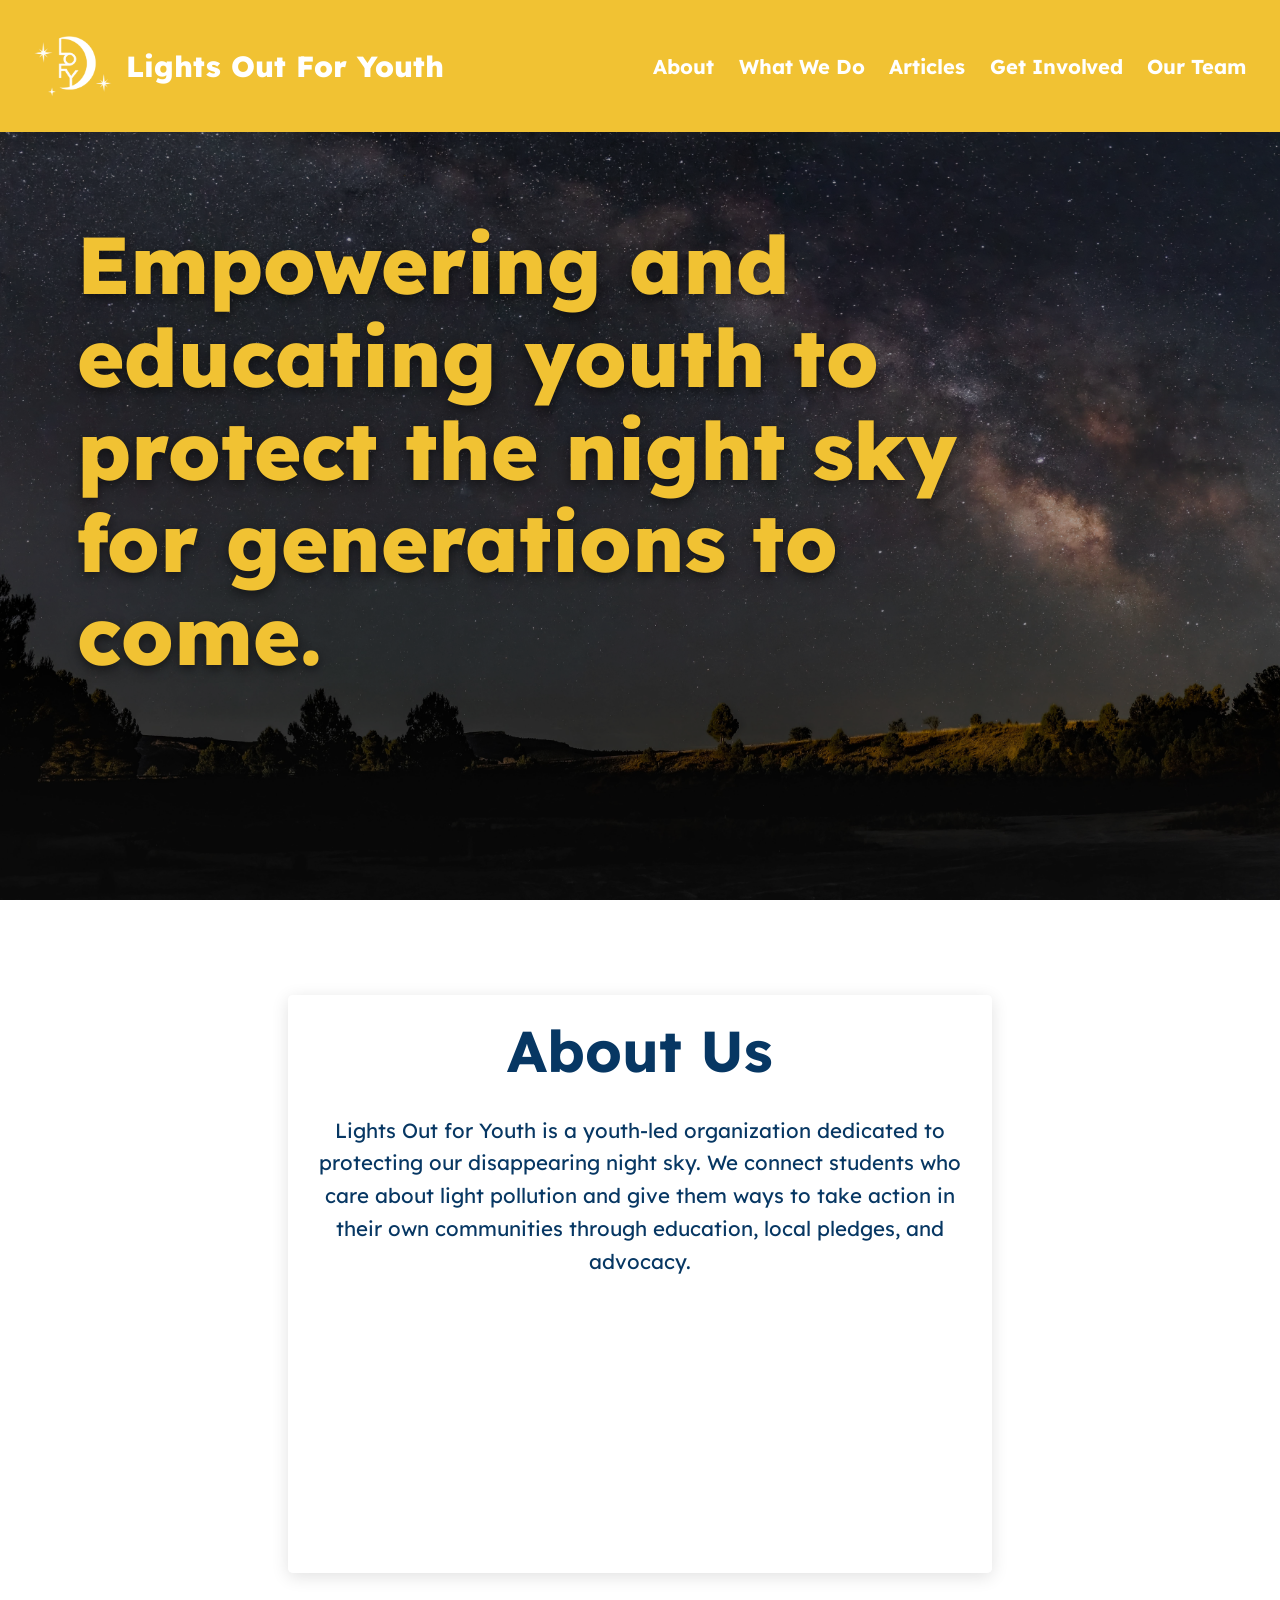
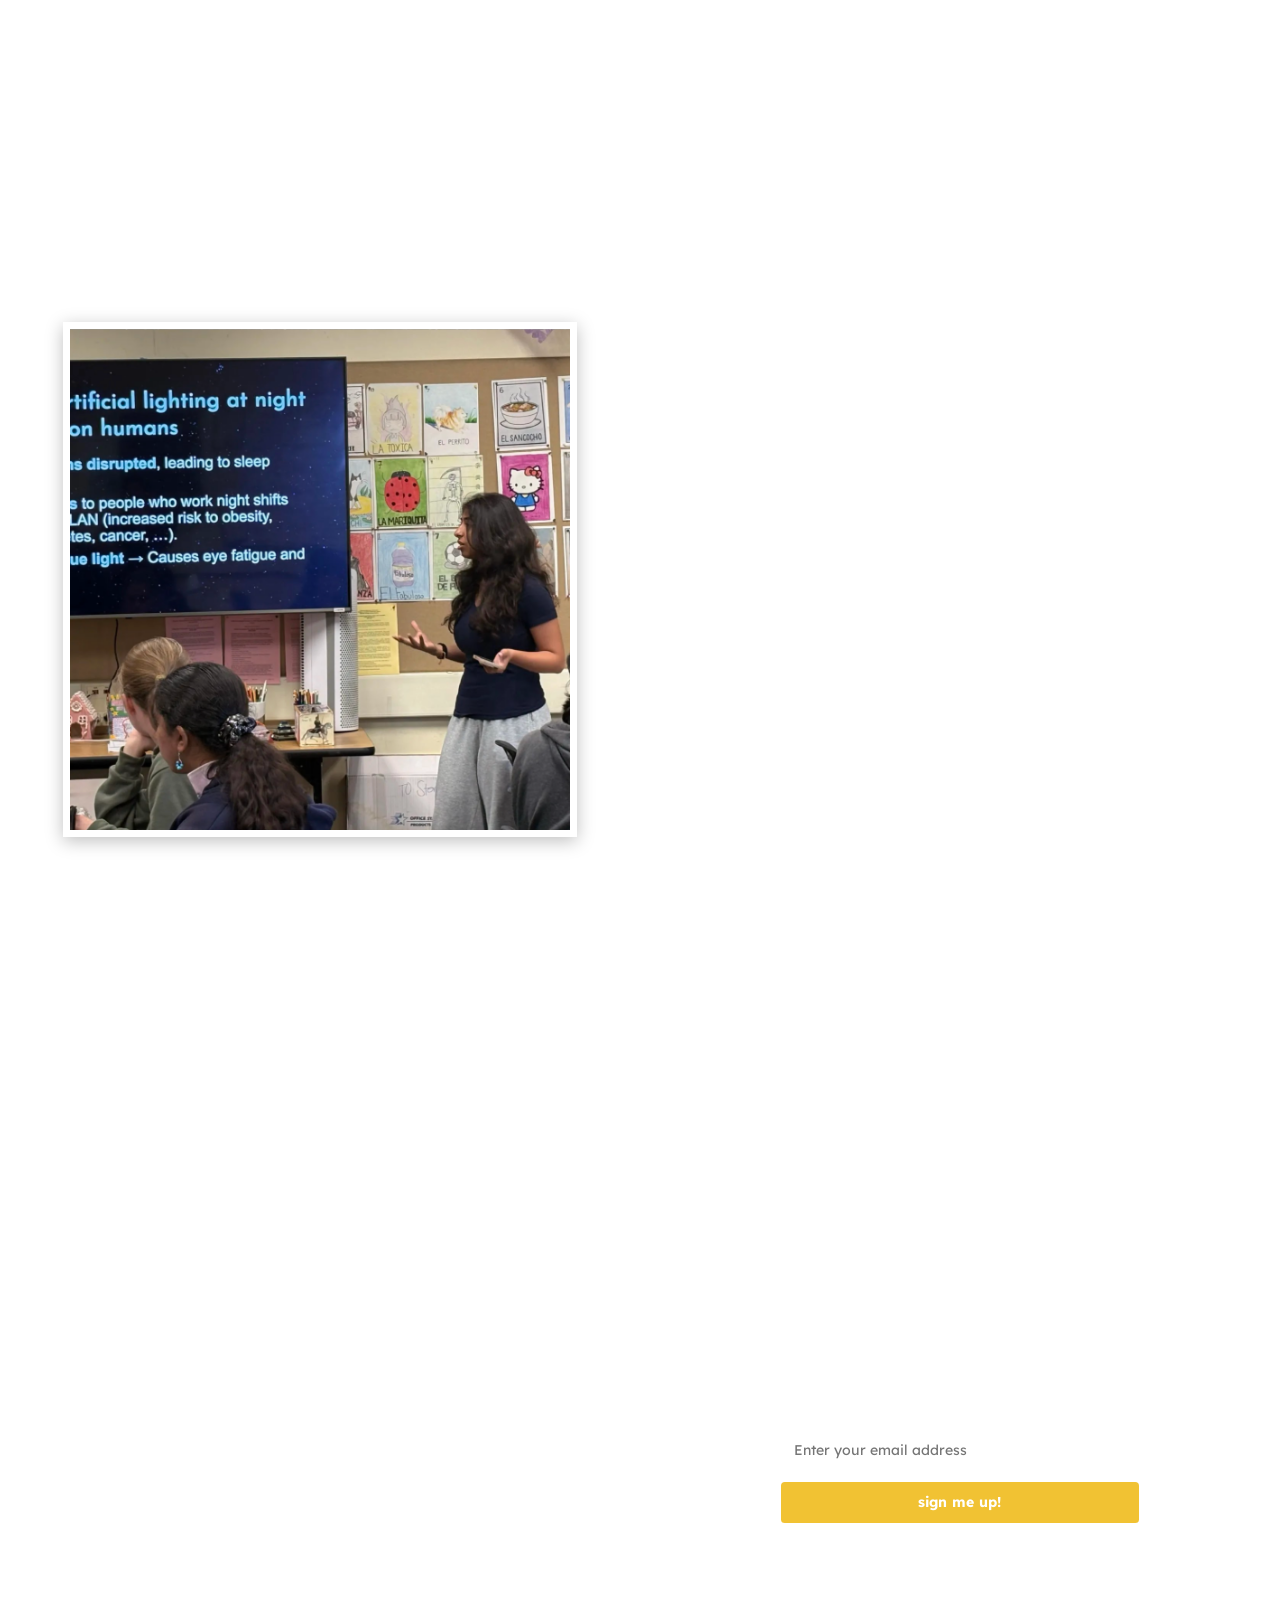
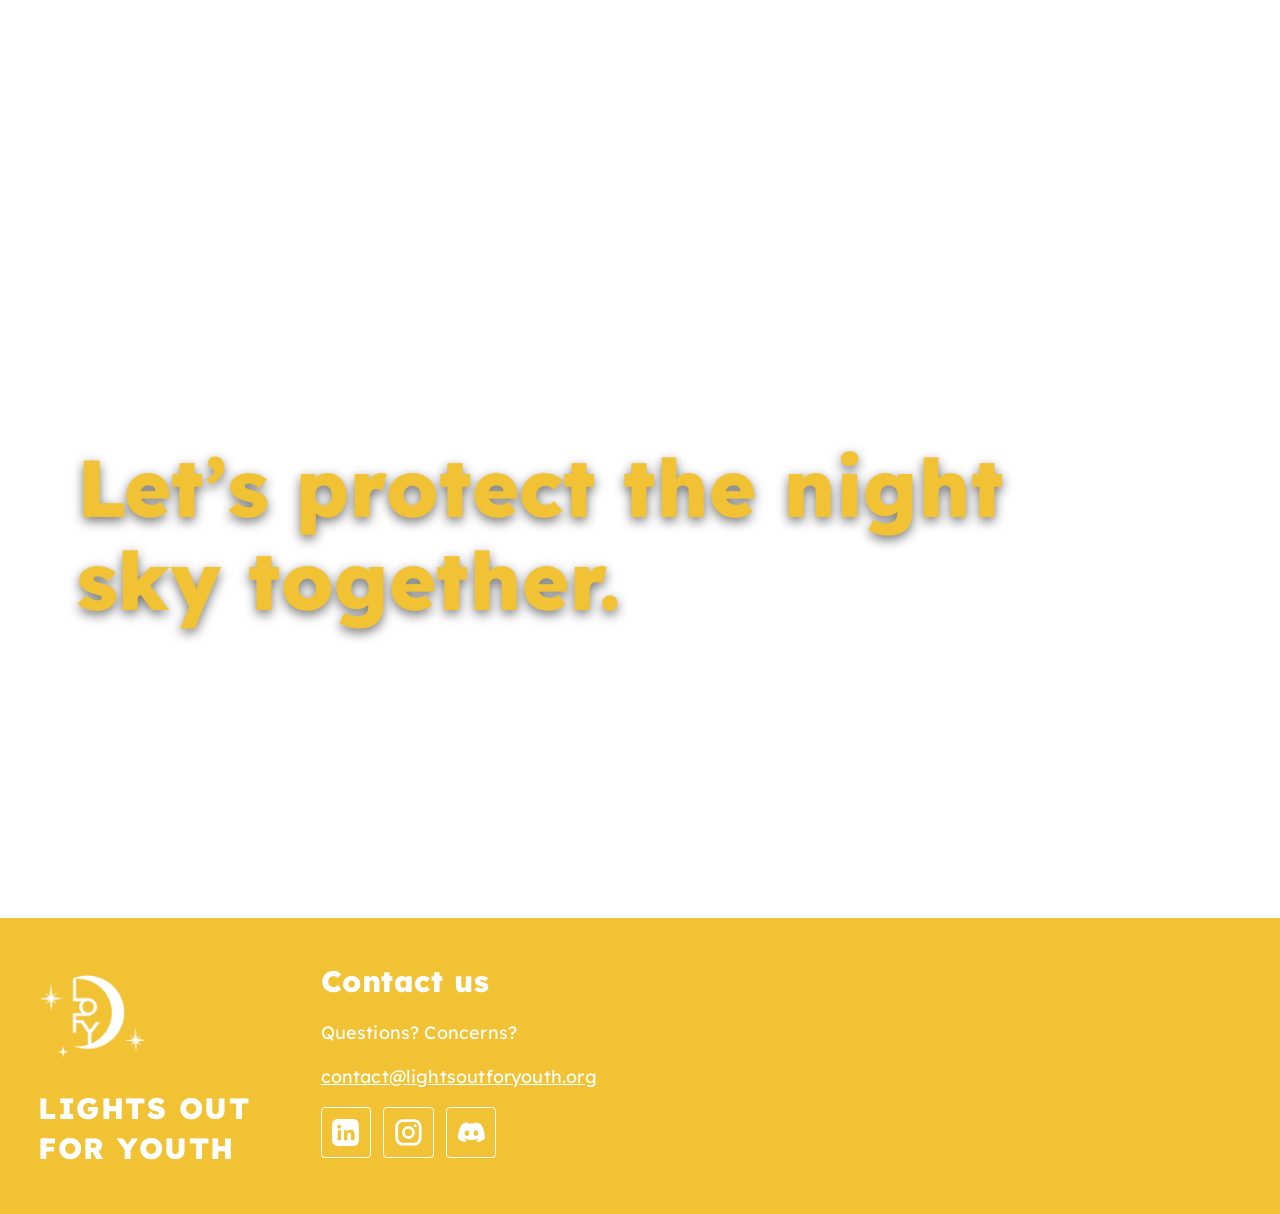
<file: index.html>
<!doctype html>
<html lang="en">
	<head>
		<meta charset="utf-8">
		<meta name="viewport" content="width=device-width,initial-scale=1">
		<title>Lights Out for Youth | Protecting the Night Sky</title>
		<link rel="icon" type="image/png" sizes="64x64" href="lofy-favicon.png">
		<link rel="stylesheet" href="styles.css">
		<script src="navigation.js" defer></script>
		<meta name="description" content="Lights Out for Youth (LOFY) is a youth-led organization dedicated to reducing light pollution, protecting wildlife, and preserving our night skies.">
		<meta property="og:title" content="Lights Out for Youth">
		<meta property="og:description" content="Join our youth-led movement to reduce light pollution and protect the night sky.">
		<meta property="og:type" content="website">
		<meta property="og:url" content="https://lightsoutforyouth.org/">
	</head>
	<body class="home-page">
		<header id="top">
			<nav class="top-nav" role="navigation" aria-label="Main navigation">
				<a class="brand" href="index.html#top" aria-label="Lights Out For Youth home">
					<img src="LOFYLogoOfficial.png" alt="" class="brand-logo" />
					<span>Lights Out For Youth</span>
				</a>
				<button class="nav-toggle" type="button" aria-expanded="false" aria-controls="main-nav-links" hidden>Menu</button>
				<ul class="nav-links" id="main-nav-links">
					<li><a href="#about">About</a></li>
					<li><a href="#outreach">What We Do</a></li>
					<li><a href="articles.html">Articles</a></li>
					<li><a href="#pledges">Get Involved</a></li>
					<li><a href="team.html">Our Team</a></li>
				</ul>
			</nav>
		</header>

		<!-- Hero / title slide (top of homepage) -->
		<section class="hero" role="banner" aria-label="Home hero">
			<div class="hero-overlay"></div>
			<div class="hero-content">
				<h1 class="hero-sub">Empowering and educating youth to protect the night sky for generations to come.</h1>
			</div>
		</section>

		<!-- About (now embedded on the home page) -->
		<section tabindex="-1" id="about" class="about-section" aria-label="About Lights Out For Youth">
			<div class="about-inner">
				<h2>About Us</h2>
				<p>
					Lights Out for Youth is a youth-led organization dedicated to protecting our disappearing night sky. We connect students who care about light pollution and give them ways to take action in their own communities through education, local pledges, and advocacy.
				</p>
			</div>
		</section>

		<!-- Outreach section -->
		<section tabindex="-1" id="outreach" class="outreach-section" aria-label="Outreach">
			<div class="outreach-image-half">
				<img src="prishapresentation.png" alt="LOFY member giving a presentation" class="outreach-image" />
			</div>
			<div class="outreach-text-half">
				<h2 class="outreach-title">Outreach</h2>
				<p class="outreach-text">LOFY members give presentations introducing students to light pollution and showing them how they can help protect dark skies.</p>
			</div>
		</section>

		<!-- Pledges section -->
		<section tabindex="-1" id="pledges" class="pledges-section" aria-label="Pledges">
			<div class="pledges-half">
				<h2 class="pledges-title">Pledges</h2>
				<p class="pledges-text">LOFY pledges turn awareness into action by bringing students together to make simple changes that protect the night sky and the environment.</p>
			</div>
			<div class="pledges-half">
				<h2 class="pledges-title">Participate!</h2>
				<p class="pledges-text">Pledges are coming soon! Sign up to receive occasional LOFY newsletters and be the first to know when there’s a new way to take action with us.</p>

				
				<!-- LOFY Newsletter Signup -->
				<form
				id="signup-form"
				class="signup-form"
				action="https://docs.google.com/forms/d/e/1FAIpQLSd74isjEon3Lml56xK51zHeyF2tO_F5nxasgjRmy2bk3kNbMQ/formResponse"
				method="POST"
				target="hidden-iframe"
				>
				<input
					type="email"
					name="entry.827154870"
					class="signup-input"
					placeholder="Enter your email address"
					required
				/>
				<button type="submit" class="signup-button">
					sign me up!
				</button>
				</form>

				<p id="signup-confirmation" class="signup-confirmation" hidden>
				Thanks for signing up!
				</p>

				<!-- Hidden iframe prevents redirecting away from website -->
				<iframe
				name="hidden-iframe"
				id="hidden-iframe"
				style="display:none;"
				></iframe>

			</div>
		</section>

		<!-- Closing hero-style section -->
		<section class="hero closing-hero" aria-label="Closing message">
			<div class="hero-content closing-hero-content">
				<h1 class="hero-sub">Let’s protect the night sky together.</h1>
			</div>
		</section>

		<main id="root"></main>

		<footer id="site-footer" class="site-footer">
			<div class="footer-col footer-brand">
				<img src="LOFYLogoOfficial.png" alt="LOFY logo" class="footer-logo" />
				<p class="footer-brand-text">Lights Out<br />for Youth</p>
			</div>

			<div class="footer-col footer-contact">
				<h3 class="footer-title">Contact us</h3>
				<p class="footer-text">Questions? Concerns?</p>
				<a href="mailto:contact@lightsoutforyouth.org" class="footer-email-link">contact@lightsoutforyouth.org</a>
				<div class="footer-social-links">
					<a href="https://www.linkedin.com/company/lights-out-for-youth/home/" target="_blank" rel="noopener noreferrer" class="footer-social-link" aria-label="LinkedIn">
						<svg viewBox="0 0 24 24" class="footer-social-icon" fill="currentColor" aria-hidden="true">
							<path d="M19 0h-14c-2.76 0-5 2.24-5 5v14c0 2.76 2.24 5 5 5h14c2.76 0 5-2.24 5-5v-14c0-2.76-2.24-5-5-5zm-11 19h-3v-9h3v9zm-1.5-10.28c-.97 0-1.75-.79-1.75-1.75s.78-1.75 1.75-1.75 1.75.79 1.75 1.75-.78 1.75-1.75 1.75zm13.5 10.28h-3v-4.5c0-1.07-.02-2.45-1.49-2.45-1.5 0-1.73 1.17-1.73 2.38v4.57h-3v-9h2.88v1.23h.04c.4-.76 1.38-1.56 2.84-1.56 3.04 0 3.6 2 3.6 4.59v4.74z"/>
						</svg>
					</a>
					<a href="https://www.instagram.com/lightsoutforyouth/" target="_blank" rel="noopener noreferrer" class="footer-social-link" aria-label="Lights Out for Youth on Instagram">
						<svg viewBox="0 0 24 24" class="footer-social-icon" fill="none" aria-hidden="true">
							<rect x="1.5" y="1.5" width="21" height="21" rx="5.5" stroke="currentColor" stroke-width="2.5" />
							<circle cx="12" cy="12" r="4.5" stroke="currentColor" stroke-width="2.5" />
							<circle cx="18" cy="6" r="1.35" fill="currentColor" />
						</svg>
					</a>
					<a href="https://discord.gg/Bh2WY2st79" target="_blank" rel="noopener noreferrer" class="footer-social-link" aria-label="Join Lights Out for Youth on Discord">
						<svg viewBox="0 0 24 24" class="footer-social-icon" fill="currentColor" aria-hidden="true">
							<path fill-rule="evenodd" d="M20.32 4.37a19.8 19.8 0 0 0-4.89-1.52c-.21.38-.44.88-.61 1.28a18.2 18.2 0 0 0-5.64 0c-.17-.4-.41-.9-.62-1.28a19.7 19.7 0 0 0-4.89 1.53C.58 8.95-.26 13.41.16 17.81a19.9 19.9 0 0 0 6 3.02c.48-.65.91-1.35 1.28-2.08-.7-.26-1.36-.58-2-.95l.49-.38a14.2 14.2 0 0 0 12.14 0l.49.38c-.64.37-1.31.69-2 .95.37.73.8 1.43 1.28 2.08a19.9 19.9 0 0 0 6-3.02c.49-5.1-.84-9.52-3.52-13.44ZM8.02 15.11c-1.18 0-2.14-1.07-2.14-2.37s.94-2.37 2.14-2.37 2.15 1.07 2.14 2.37c0 1.3-.95 2.37-2.14 2.37Zm7.96 0c-1.18 0-2.14-1.07-2.14-2.37s.94-2.37 2.14-2.37 2.15 1.07 2.14 2.37c0 1.3-.94 2.37-2.14 2.37Z" />
						</svg>
					</a>
				</div>
			</div>
		</footer>

		<script type="module" src="main.js"></script>
		<script>
			// Show a confirmation message after the hidden iframe finishes loading (i.e., after submit)
			(function () {
				var form = document.getElementById('signup-form');
				var iframe = document.getElementById('hidden-iframe');
				var confirmation = document.getElementById('signup-confirmation');
				var submitted = false;
				if (form && iframe && confirmation) {
					form.addEventListener('submit', function () {
						submitted = true;
					});
					iframe.addEventListener('load', function () {
						if (submitted) {
							form.reset();
							confirmation.hidden = false;
							submitted = false;
						}
					});
				}
			})();

			// Footer signup form confirmation
			(function () {
				var form = document.getElementById('footer-signup-form');
				var iframe = document.getElementById('footer-hidden-iframe');
				var confirmation = document.getElementById('footer-signup-confirmation');
				var submitted = false;
				if (form && iframe && confirmation) {
					form.addEventListener('submit', function () {
						submitted = true;
					});
					iframe.addEventListener('load', function () {
						if (submitted) {
							form.reset();
							confirmation.hidden = false;
							submitted = false;
						}
					});
				}
			})();
		</script>
	</body>
</html>
</file>
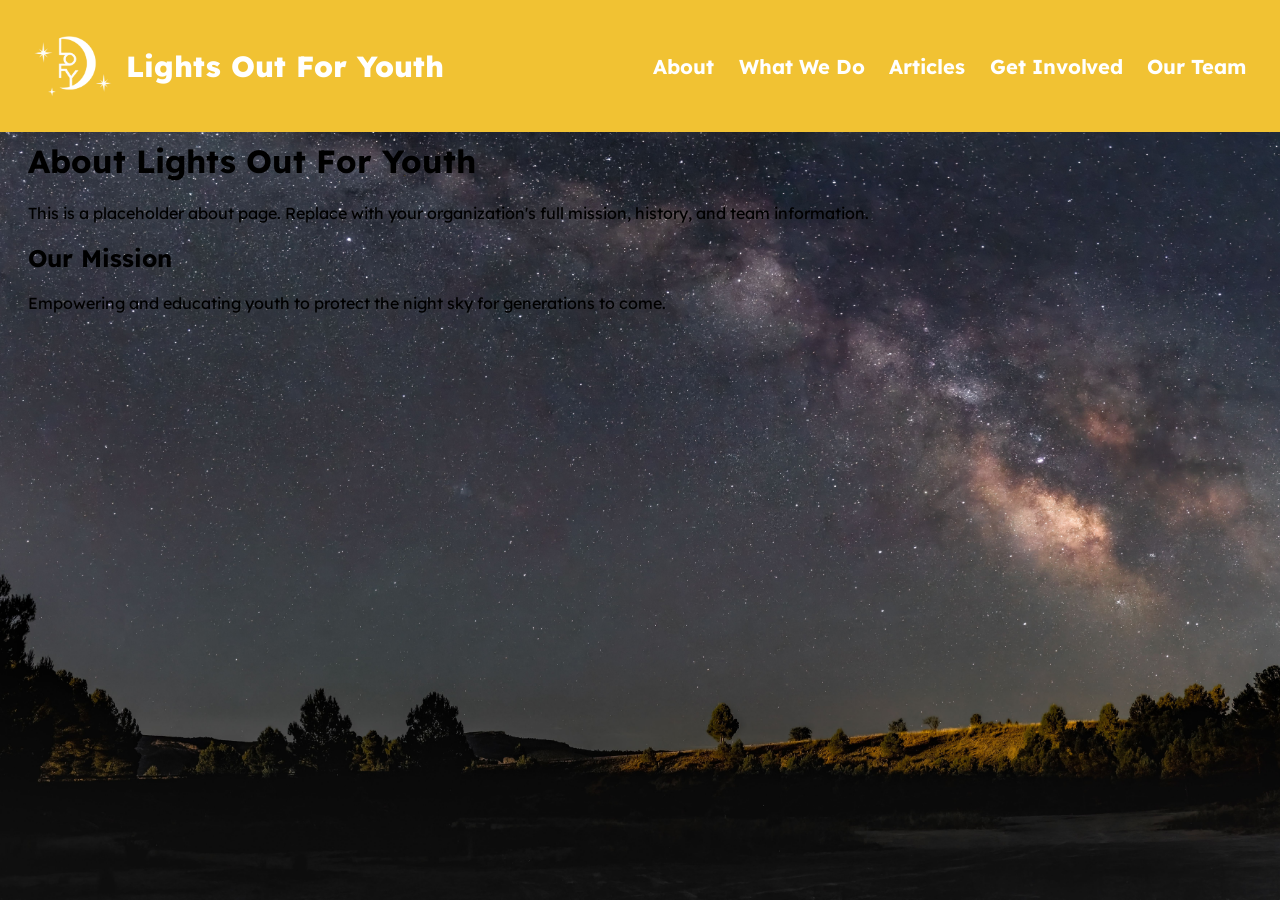
<file: about.html>
<!doctype html>
<html lang="en">
  <head>
    <meta charset="utf-8">
    <meta name="viewport" content="width=device-width,initial-scale=1">
    <title>About — LOFY</title>
    <link rel="icon" type="image/png" sizes="64x64" href="lofy-favicon.png">
    <link rel="stylesheet" href="styles.css">
    <script src="navigation.js" defer></script>
  </head>
  <body>
    <header>
      <nav class="top-nav" role="navigation" aria-label="Main navigation">
				<a class="brand" href="index.html#top" aria-label="Lights Out For Youth home">
					<img src="LOFYLogoOfficial.png" alt="" class="brand-logo" />
					<span>Lights Out For Youth</span>
				</a>
				<button class="nav-toggle" type="button" aria-expanded="false" aria-controls="main-nav-links" hidden>Menu</button>
				<ul class="nav-links" id="main-nav-links">
					<li><a href="/#about">About</a></li>
					<li><a href="/#outreach">What We Do</a></li>
					<li><a href="articles.html">Articles</a></li>
					<li><a href="/#pledges">Get Involved</a></li>
					<li><a href="team.html">Our Team</a></li>
				</ul>
			</nav>
    </header>

    <main style="padding:28px; padding-top:120px;">
      <h1>About Lights Out For Youth</h1>
      <p>This is a placeholder about page. Replace with your organization's full mission, history, and team information.</p>
      <h2>Our Mission</h2>
      <p>Empowering and educating youth to protect the night sky for generations to come.</p>
    </main>

    <footer id="site-footer"></footer>

  </body>
</html>
</file>
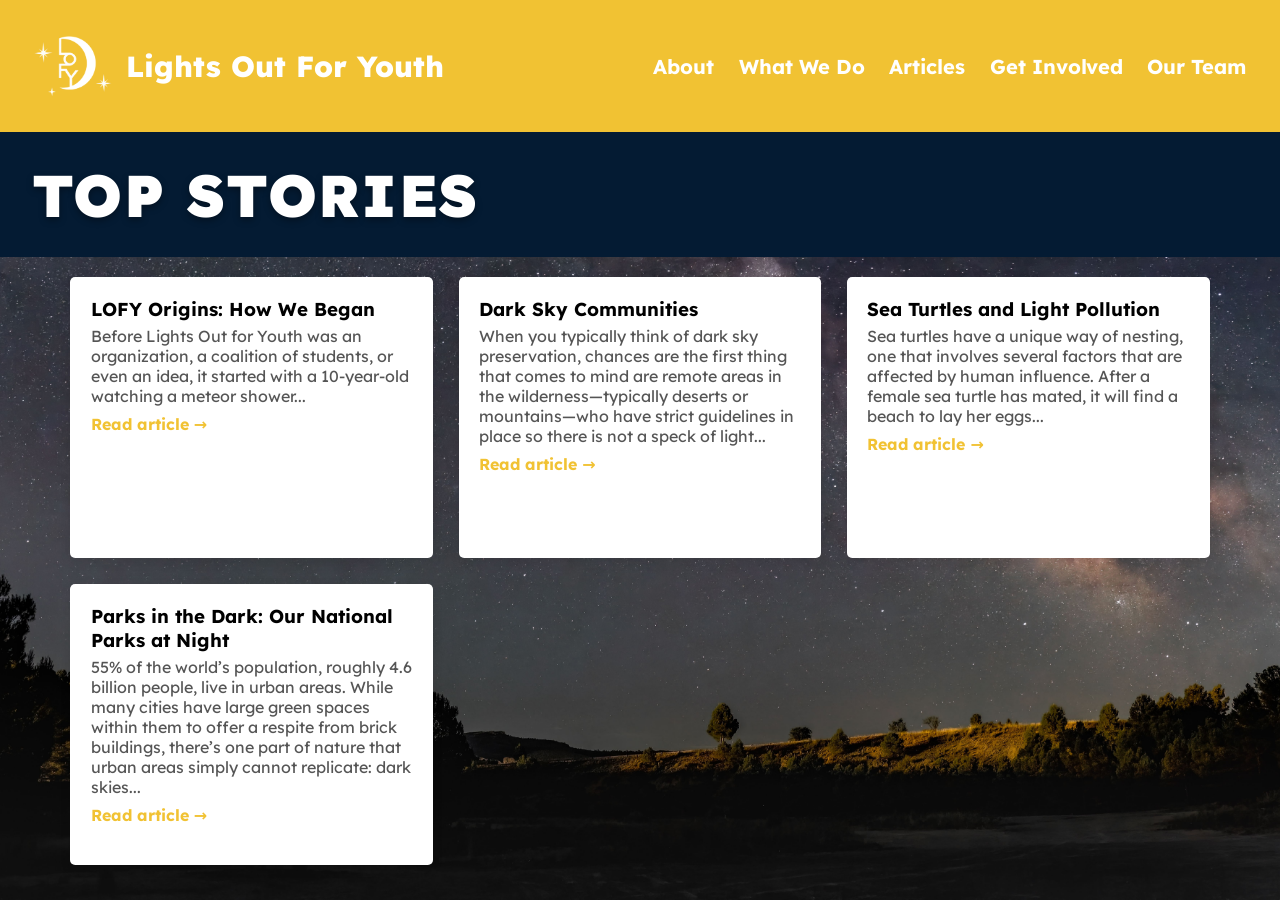
<file: articles.html>
<!doctype html>
<html lang="en">
  <head>
    <meta charset="utf-8">
    <meta name="viewport" content="width=device-width,initial-scale=1">
    <title>Articles — LOFY</title>
    <link rel="icon" type="image/png" sizes="64x64" href="lofy-favicon.png">
    <link rel="stylesheet" href="styles.css">
    <script src="navigation.js" defer></script>
  </head>
  <body class="articles-index">
    <header>
      <nav class="top-nav" role="navigation" aria-label="Main navigation">
				<a class="brand" href="index.html#top" aria-label="Lights Out For Youth home">
					<img src="LOFYLogoOfficial.png" alt="" class="brand-logo" />
					<span>Lights Out For Youth</span>
				</a>
				<button class="nav-toggle" type="button" aria-expanded="false" aria-controls="main-nav-links" hidden>Menu</button>
				<ul class="nav-links" id="main-nav-links">
					<li><a href="/#about">About</a></li>
					<li><a href="/#outreach">What We Do</a></li>
					<li><a href="articles.html">Articles</a></li>
					<li><a href="/#pledges">Get Involved</a></li>
					<li><a href="team.html">Our Team</a></li>
				</ul>
			</nav>
    </header>

    <main>
      <section class="articles-page">
        <div class="articles-image">
          <h2 class="articles-hero-title">TOP STORIES</h2>
        </div>

        <div class="articles-list">
          <article class="card">
            <h3>LOFY Origins: How We Began</h3>
            <p class="muted">Before Lights Out for Youth was an organization, a coalition of students, or even an idea, it started with a 10-year-old watching a meteor shower...</p>
            <a class="read-link" href="lofy-origins.html">Read article →</a>
          </article>

          <article class="card">
            <h3>Dark Sky Communities</h3>
            <p class="muted">When you typically think of dark sky preservation, chances are the first thing that comes to mind are remote areas in the wilderness—typically deserts or mountains—who have strict guidelines in place so there is not a speck of light...</p>
            <a class="read-link" href="dark-sky-communities.html">Read article →</a>
          </article>

          <article class="card">
            <h3>Sea Turtles and Light Pollution</h3>
            <p class="muted">Sea turtles have a unique way of nesting, one that involves several factors that are affected by human influence. After a female sea turtle has mated, it will find a beach to lay her eggs...</p>
            <a class="read-link" href="sea-turtles.html">Read article →</a>
          </article>

          <article class="card">
            <h3>Parks in the Dark: Our National Parks at Night</h3>
            <p class="muted">55% of the world’s population, roughly 4.6 billion people, live in urban areas. While many cities have large green spaces within them to offer a respite from brick buildings, there’s one part of nature that urban areas simply cannot replicate: dark skies...</p>
            <a class="read-link" href="parks-in-the-dark.html">Read article →</a>
          </article>
        </div>
      </section>
    </main>

    <footer id="site-footer"></footer>

  </body>
</html>
</file>
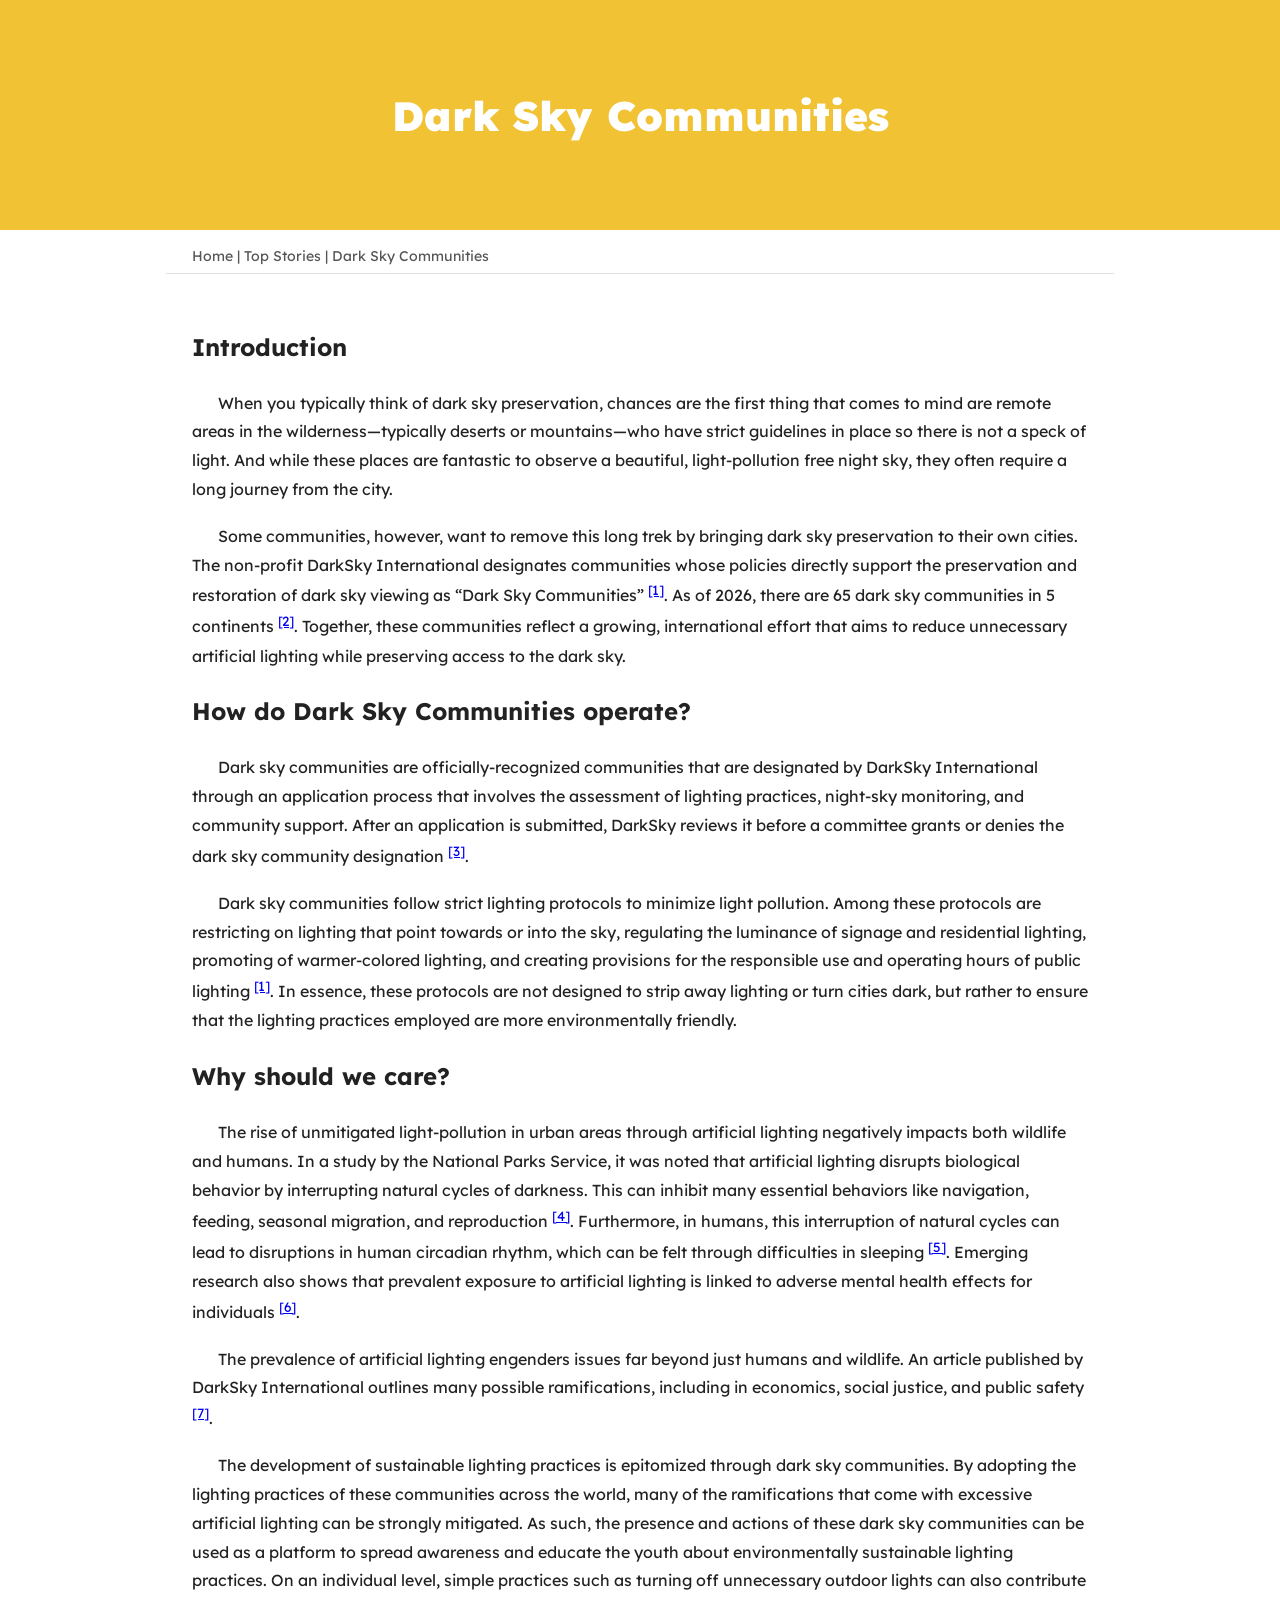
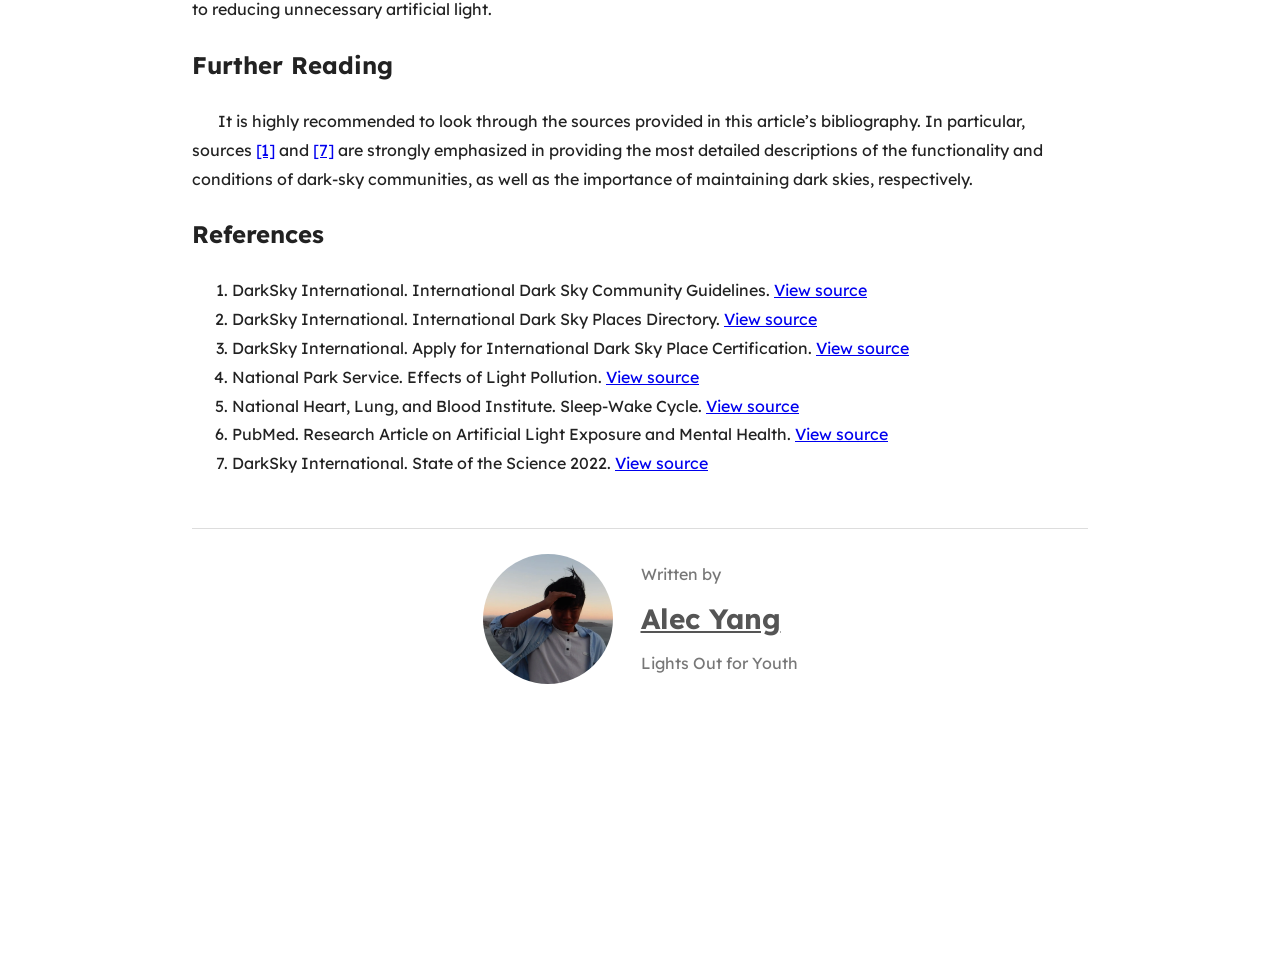
<file: dark-sky-communities.html>
<!doctype html>
<html lang="en">
  <head>
    <meta charset="utf-8">
    <meta name="viewport" content="width=device-width,initial-scale=1">
    <title>Dark Sky Communities</title>
    <link rel="icon" type="image/png" sizes="64x64" href="lofy-favicon.png">
    <link rel="stylesheet" href="styles.css">
  </head>
  <body>
    <main class="article-page">
      <header class="article-banner">
        <h1 class="article-banner-title">Dark Sky Communities</h1>
      </header>

      <nav class="article-breadcrumb" aria-label="Breadcrumb">
        <a href="/">Home</a> | <a href="articles.html">Top Stories</a> | Dark Sky Communities
      </nav>

      <article class="article-body">
        
        <h2>Introduction</h2>

        <p>
          When you typically think of dark sky preservation, chances are the first thing that comes to mind are remote areas in the wilderness—typically deserts or mountains—who have strict guidelines in place so there is not a speck of light. And while these places are fantastic to observe a beautiful, light-pollution free night sky, they often require a long journey from the city.
        </p>

        <p>
          Some communities, however, want to remove this long trek by bringing dark sky preservation to their own cities. The non-profit DarkSky International designates communities whose policies directly support the preservation and restoration of dark sky viewing as “Dark Sky Communities”
          <sup><a href="#ref1">[1]</a></sup>.
          As of 2026, there are 65 dark sky communities in 5 continents
          <sup><a href="#ref2">[2]</a></sup>.
          Together, these communities reflect a growing, international effort that aims to reduce unnecessary artificial lighting while preserving access to the dark sky.
        </p>

        <h2>How do Dark Sky Communities operate?</h2>

        <p>
          Dark sky communities are officially-recognized communities that are designated by DarkSky International through an application process that involves the assessment of lighting practices, night-sky monitoring, and community support. After an application is submitted, DarkSky reviews it before a committee grants or denies the dark sky community designation
          <sup><a href="#ref3">[3]</a></sup>.
        </p>

        <p>
          Dark sky communities follow strict lighting protocols to minimize light pollution. Among these protocols are restricting on lighting that point towards or into the sky, regulating the luminance of signage and residential lighting, promoting of warmer-colored lighting, and creating provisions for the responsible use and operating hours of public lighting
          <sup><a href="#ref1">[1]</a></sup>.
          In essence, these protocols are not designed to strip away lighting or turn cities dark, but rather to ensure that the lighting practices employed are more environmentally friendly.
        </p>

        <h2>Why should we care?</h2>

        <p>
          The rise of unmitigated light-pollution in urban areas through artificial lighting negatively impacts both wildlife and humans. In a study by the National Parks Service, it was noted that artificial lighting disrupts biological behavior by interrupting natural cycles of darkness. This can inhibit many essential behaviors like navigation, feeding, seasonal migration, and reproduction
          <sup><a href="#ref4">[4]</a></sup>.
          Furthermore, in humans, this interruption of natural cycles can lead to disruptions in human circadian rhythm, which can be felt through difficulties in sleeping
          <sup><a href="#ref5">[5]</a></sup>.
          Emerging research also shows that prevalent exposure to artificial lighting is linked to adverse mental health effects for individuals
          <sup><a href="#ref6">[6]</a></sup>.
        </p>

        <p>
          The prevalence of artificial lighting engenders issues far beyond just humans and wildlife. An article published by DarkSky International outlines many possible ramifications, including in economics, social justice, and public safety
          <sup><a href="#ref7">[7]</a></sup>.
        </p>

        <p>
          The development of sustainable lighting practices is epitomized through dark sky communities. By adopting the lighting practices of these communities across the world, many of the ramifications that come with excessive artificial lighting can be strongly mitigated. As such, the presence and actions of these dark sky communities can be used as a platform to spread awareness and educate the youth about environmentally sustainable lighting practices. On an individual level, simple practices such as turning off unnecessary outdoor lights can also contribute to reducing unnecessary artificial light.
        </p>

        <h2>Further Reading</h2>

        <p>
          It is highly recommended to look through the sources provided in this article’s bibliography. In particular, sources
          <a href="#ref1">[1]</a> and
          <a href="#ref7">[7]</a>
          are strongly emphasized in providing the most detailed descriptions of the functionality and conditions of dark-sky communities, as well as the importance of maintaining dark skies, respectively.
        </p>

        <h2>References</h2>

        <ol>
          <li id="ref1">
            DarkSky International. International Dark Sky Community Guidelines.
            <a href="https://darksky.org/app/uploads/bsk-pdf-manager/2021/05/IDSC-Final-May-2021.pdf" target="_blank" rel="noopener noreferrer">View source</a>
          </li>

          <li id="ref2">
            DarkSky International. International Dark Sky Places Directory.
            <a href="https://darksky.org/what-we-do/international-dark-sky-places/all-places/?_select_a_place_type=international-dark-sky-community" target="_blank" rel="noopener noreferrer">View source</a>
          </li>

          <li id="ref3">
            DarkSky International. Apply for International Dark Sky Place Certification.
            <a href="https://darksky.org/what-we-do/international-dark-sky-places/apply" target="_blank" rel="noopener noreferrer">View source</a>
          </li>

          <li id="ref4">
            National Park Service. Effects of Light Pollution.
            <a href="https://www.nps.gov/articles/effectsoflight.htm" target="_blank" rel="noopener noreferrer">View source</a>
          </li>

          <li id="ref5">
            National Heart, Lung, and Blood Institute. Sleep-Wake Cycle.
            <a href="https://www.nhlbi.nih.gov/health/sleep/sleep-wake-cycle" target="_blank" rel="noopener noreferrer">View source</a>
          </li>

          <li id="ref6">
            PubMed. Research Article on Artificial Light Exposure and Mental Health.
            <a href="https://pubmed.ncbi.nlm.nih.gov/40154089/" target="_blank" rel="noopener noreferrer">View source</a>
          </li>

          <li id="ref7">
            DarkSky International. State of the Science 2022.
            <a href="https://darksky.org/app/uploads/2022/06/IDA-State-of-the-Science-2022-EN.pdf" target="_blank" rel="noopener noreferrer">View source</a>
          </li>
        </ol>
        <div class="article-author">
          <img
            src="AlecWebsite.png"
            alt="Alec Yang"
            class="author-photo author-alec"
          >

          <div class="author-info">
            <p>Written by</p>
            <h3>
              <a href="team.html">Alec Yang</a>
            </h3>
            <p>Lights Out for Youth</p>
          </div>
        </div>

      </article>
    </main>

    <footer id="site-footer"></footer>

  </body>
</html>
</file>
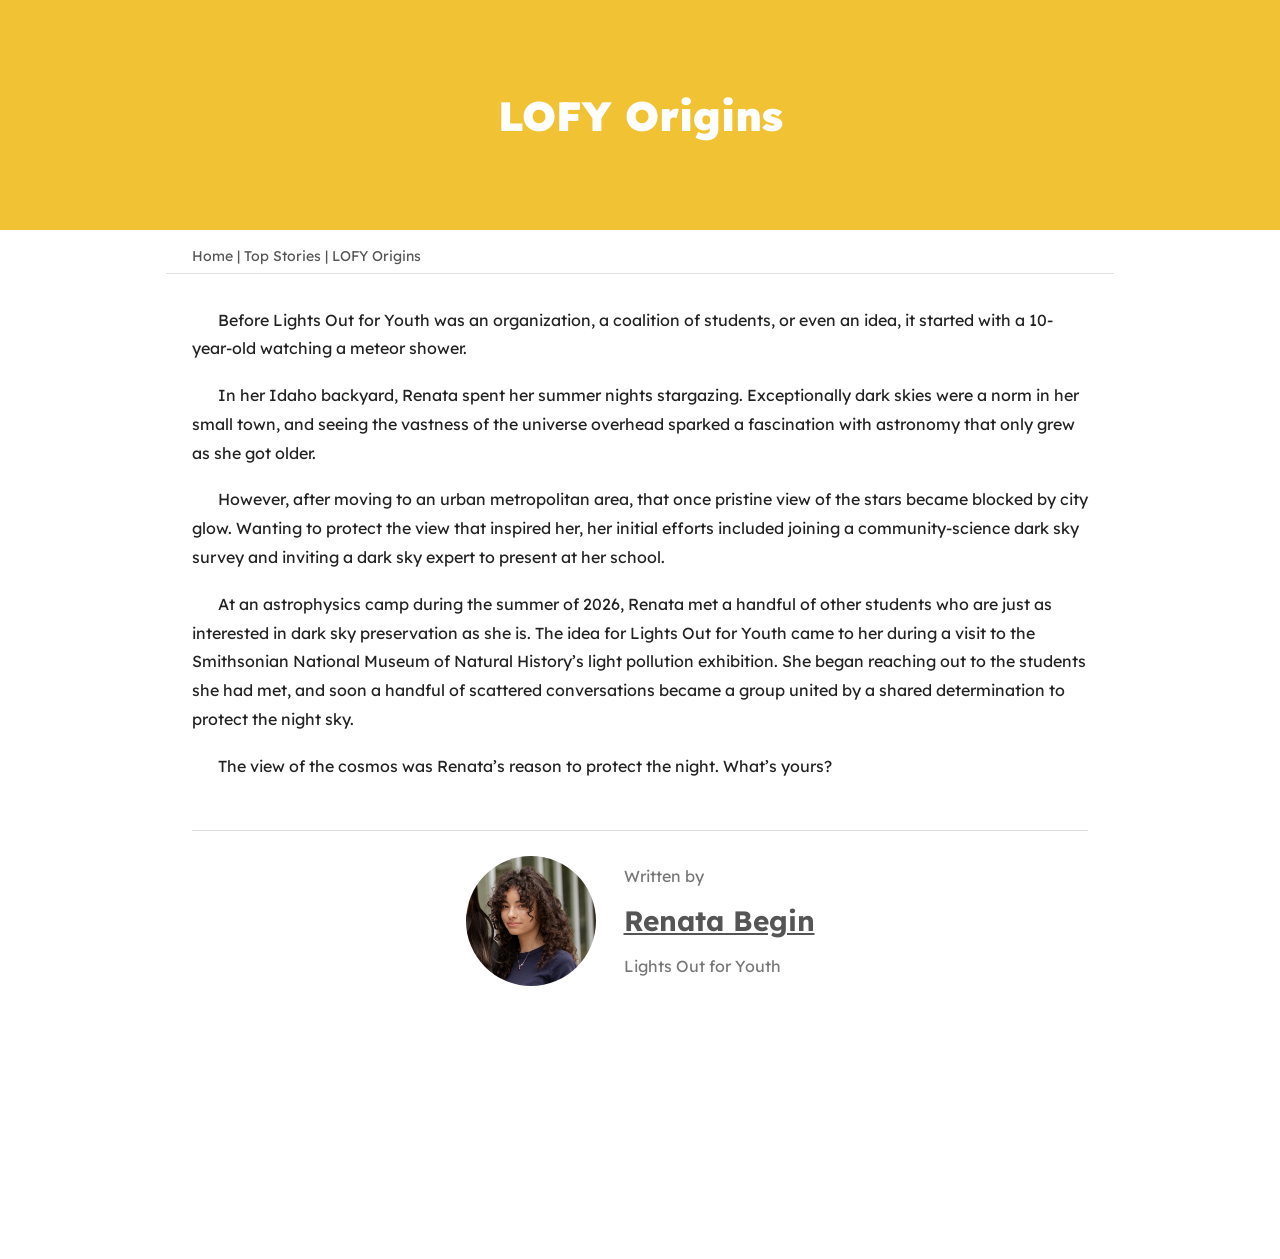
<file: lofy-origins.html>
<!doctype html>
<html lang="en">
  <head>
    <meta charset="utf-8">
    <meta name="viewport" content="width=device-width,initial-scale=1">
    <title>LOFY Origins — LOFY</title>
    <link rel="icon" type="image/png" sizes="64x64" href="lofy-favicon.png">
    <link rel="stylesheet" href="styles.css">
  </head>
  <body>
    <main class="article-page">
      <header class="article-banner">
        <h1 class="article-banner-title">LOFY Origins</h1>
      </header>

      <nav class="article-breadcrumb" aria-label="Breadcrumb">
        <a href="/">Home</a> | <a href="articles.html">Top Stories</a> | LOFY Origins
      </nav>

      <article class="article-body">
        <p>Before Lights Out for Youth was an organization, a coalition of students, or even an idea, it started with a 10-year-old watching a meteor shower.</p>
        <p>In her Idaho backyard, Renata spent her summer nights stargazing. Exceptionally dark skies were a norm in her small town, and seeing the vastness of the universe overhead sparked a fascination with astronomy that only grew as she got older.</p>
        <p>However, after moving to an urban metropolitan area, that once pristine view of the stars became blocked by city glow. Wanting to protect the view that inspired her, her initial efforts included joining a community-science dark sky survey and inviting a dark sky expert to present at her school.</p>
        <p>At an astrophysics camp during the summer of 2026, Renata met a handful of other students who are just as interested in dark sky preservation as she is. The idea for Lights Out for Youth came to her during a visit to the Smithsonian National Museum of Natural History’s light pollution exhibition. She began reaching out to the students she had met, and soon a handful of scattered conversations became a group united by a shared determination to protect the night sky.</p>
        <p>The view of the cosmos was Renata’s reason to protect the night. What’s yours?</p>
        <div class="article-author">
          <img
            src="RenataWebsite.png"
            alt="Renata Begin"
            class="author-photo author-renata"
          >

          <div class="author-info">
            <p>Written by</p>
            <h3>
              <a href="team.html">Renata Begin</a>
            </h3>
            <p>Lights Out for Youth</p>
          </div>
        </div>
      </article>
    </main>

    <footer id="site-footer"></footer>

  </body>
</html>
</file>
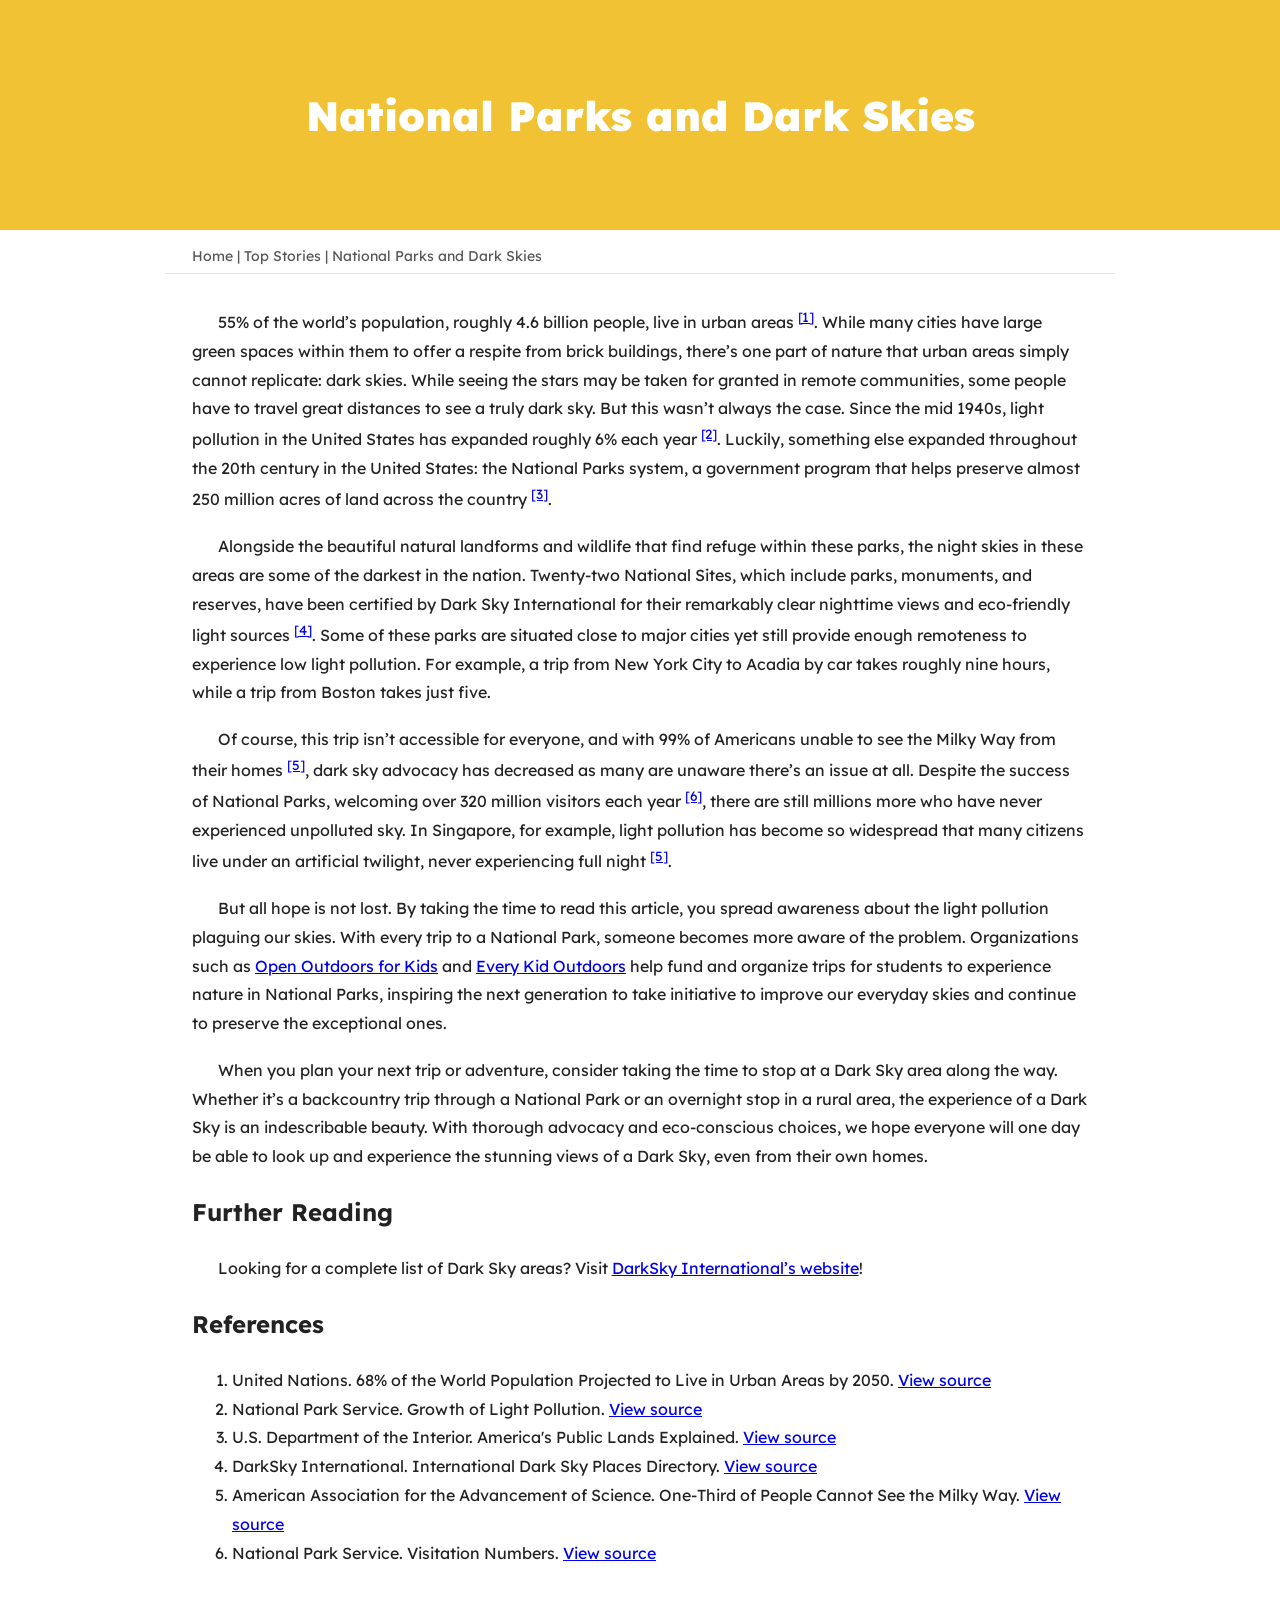
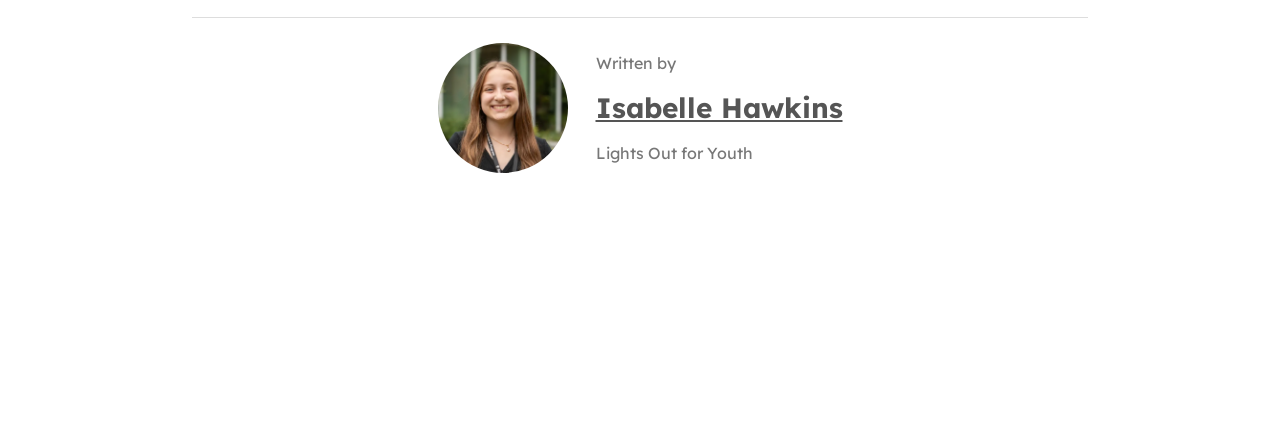
<file: parks-in-the-dark.html>
<!doctype html>
<html lang="en">
  <head>
    <meta charset="utf-8">
    <meta name="viewport" content="width=device-width,initial-scale=1">
    <title>Parks in the Dark: Our National Parks at Night</title>
    <link rel="icon" type="image/png" sizes="64x64" href="lofy-favicon.png">
    <link rel="stylesheet" href="styles.css">
  </head>
  <body>
    <main class="article-page">
      <header class="article-banner">
        <h1 class="article-banner-title">National Parks and Dark Skies</h1>
      </header>

      <nav class="article-breadcrumb" aria-label="Breadcrumb">
        <a href="/">Home</a> | <a href="articles.html">Top Stories</a> | National Parks and Dark Skies
      </nav>

      <article class="article-body">

        <p>
          55% of the world’s population, roughly 4.6 billion people, live in urban areas
          <sup><a href="#ref1">[1]</a></sup>.
          While many cities have large green spaces within them to offer a respite from brick buildings, there’s one part of nature that urban areas simply cannot replicate: dark skies. While seeing the stars may be taken for granted in remote communities, some people have to travel great distances to see a truly dark sky. But this wasn’t always the case. Since the mid 1940s, light pollution in the United States has expanded roughly 6% each year
          <sup><a href="#ref2">[2]</a></sup>.
          Luckily, something else expanded throughout the 20th century in the United States: the National Parks system, a government program that helps preserve almost 250 million acres of land across the country
          <sup><a href="#ref3">[3]</a></sup>.
        </p>

        <p>
          Alongside the beautiful natural landforms and wildlife that find refuge within these parks, the night skies in these areas are some of the darkest in the nation. Twenty-two National Sites, which include parks, monuments, and reserves, have been certified by Dark Sky International for their remarkably clear nighttime views and eco-friendly light sources
          <sup><a href="#ref4">[4]</a></sup>.
          Some of these parks are situated close to major cities yet still provide enough remoteness to experience low light pollution. For example, a trip from New York City to Acadia by car takes roughly nine hours, while a trip from Boston takes just five.
        </p>

        <p>
          Of course, this trip isn’t accessible for everyone, and with 99% of Americans unable to see the Milky Way from their homes
          <sup><a href="#ref5">[5]</a></sup>,
          dark sky advocacy has decreased as many are unaware there’s an issue at all. Despite the success of National Parks, welcoming over 320 million visitors each year
          <sup><a href="#ref6">[6]</a></sup>,
          there are still millions more who have never experienced unpolluted sky. In Singapore, for example, light pollution has become so widespread that many citizens live under an artificial twilight, never experiencing full night
          <sup><a href="#ref5">[5]</a></sup>.
        </p>

        <p>
          But all hope is not lost. By taking the time to read this article, you spread awareness about the light pollution plaguing our skies. With every trip to a National Park, someone becomes more aware of the problem. Organizations such as
          <a href="https://www.nationalparks.org/explore/programs/open-outdoors-for-kids" target="_blank" rel="noopener noreferrer">Open Outdoors for Kids</a>
          and
          <a href="https://everykidoutdoors.gov/index.htm" target="_blank" rel="noopener noreferrer">Every Kid Outdoors</a>
          help fund and organize trips for students to experience nature in National Parks, inspiring the next generation to take initiative to improve our everyday skies and continue to preserve the exceptional ones.
        </p>

        <p>
          When you plan your next trip or adventure, consider taking the time to stop at a Dark Sky area along the way. Whether it’s a backcountry trip through a National Park or an overnight stop in a rural area, the experience of a Dark Sky is an indescribable beauty. With thorough advocacy and eco-conscious choices, we hope everyone will one day be able to look up and experience the stunning views of a Dark Sky, even from their own homes.
        </p>

        <h2>Further Reading</h2>

        <p>
          Looking for a complete list of Dark Sky areas? Visit
          <a href="https://darksky.org/what-we-do/international-dark-sky-places/all-places/" target="_blank" rel="noopener noreferrer">DarkSky International’s website</a>!
        </p>

        <h2>References</h2>

        <ol>
          <li id="ref1">
            United Nations. 68% of the World Population Projected to Live in Urban Areas by 2050.
            <a href="https://www.un.org/uk/desa/68-world-population-projected-live-urban-areas-2050-says-un" target="_blank" rel="noopener noreferrer">View source</a>
          </li>

          <li id="ref2">
            National Park Service. Growth of Light Pollution.
            <a href="https://www.nps.gov/subjects/nightskies/growth.htm" target="_blank" rel="noopener noreferrer">View source</a>
          </li>

          <li id="ref3">
            U.S. Department of the Interior. America's Public Lands Explained.
            <a href="https://www.doi.gov/blog/americas-public-lands-explained" target="_blank" rel="noopener noreferrer">View source</a>
          </li>

          <li id="ref4">
            DarkSky International. International Dark Sky Places Directory.
            <a href="https://darksky.org/what-we-do/international-dark-sky-places/all-places/?_location_dropdown=usa&amp;_search_field=national" target="_blank" rel="noopener noreferrer">View source</a>
          </li>

          <li id="ref5">
            American Association for the Advancement of Science. One-Third of People Cannot See the Milky Way.
            <a href="https://www.aaas.org/news/one-third-people-cannot-see-milky-way" target="_blank" rel="noopener noreferrer">View source</a>
          </li>

          <li id="ref6">
            National Park Service. Visitation Numbers.
            <a href="https://www.nps.gov/aboutus/visitation-numbers.htm" target="_blank" rel="noopener noreferrer">View source</a>
          </li>
        </ol>

        <div class="article-author">
          <img
            src="IzzyCropped.png"
            alt="Isabelle Hawkins"
            class="author-photo"
          >

          <div class="author-info">
            <p>Written by</p>
            <h3>
              <a href="team.html">Isabelle Hawkins</a>
            </h3>
            <p>Lights Out for Youth</p>
          </div>
        </div>

      </article>
    </main>


    <footer id="site-footer"></footer>


  </body>
</html>
</file>
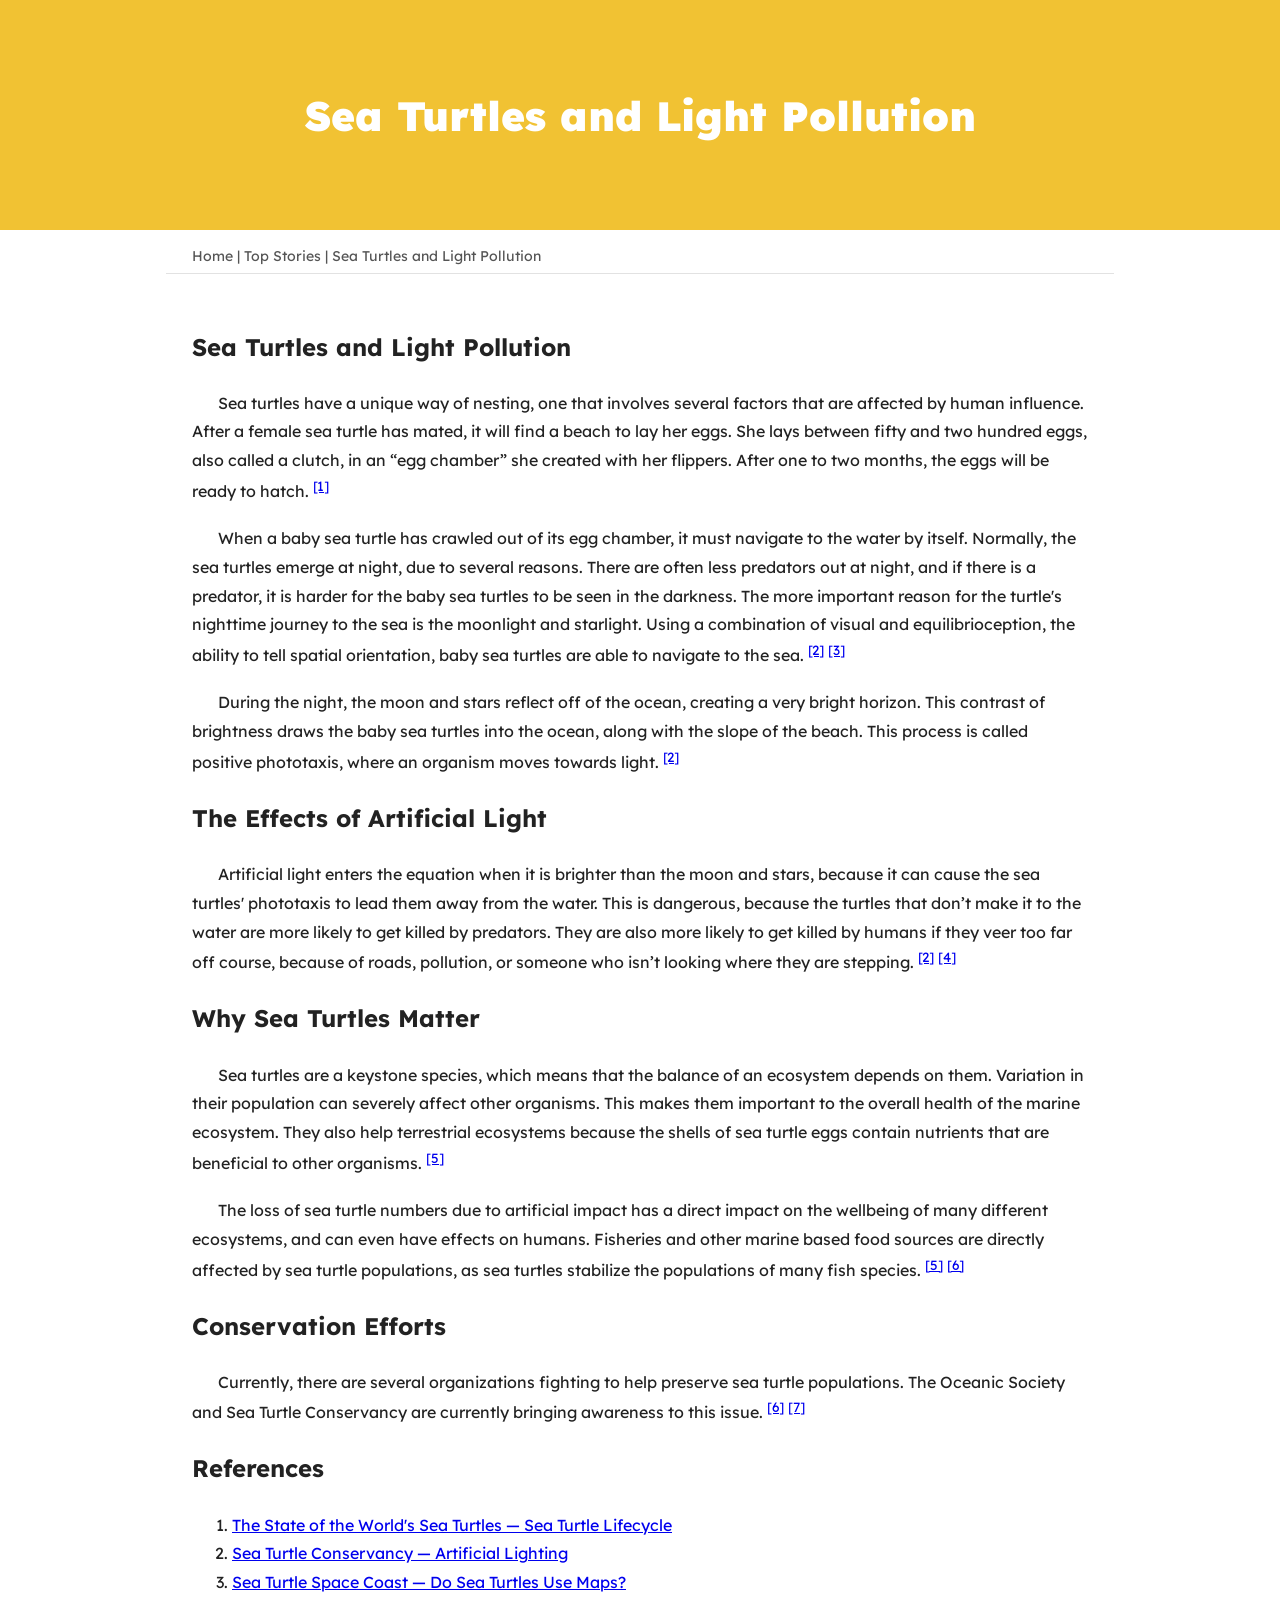
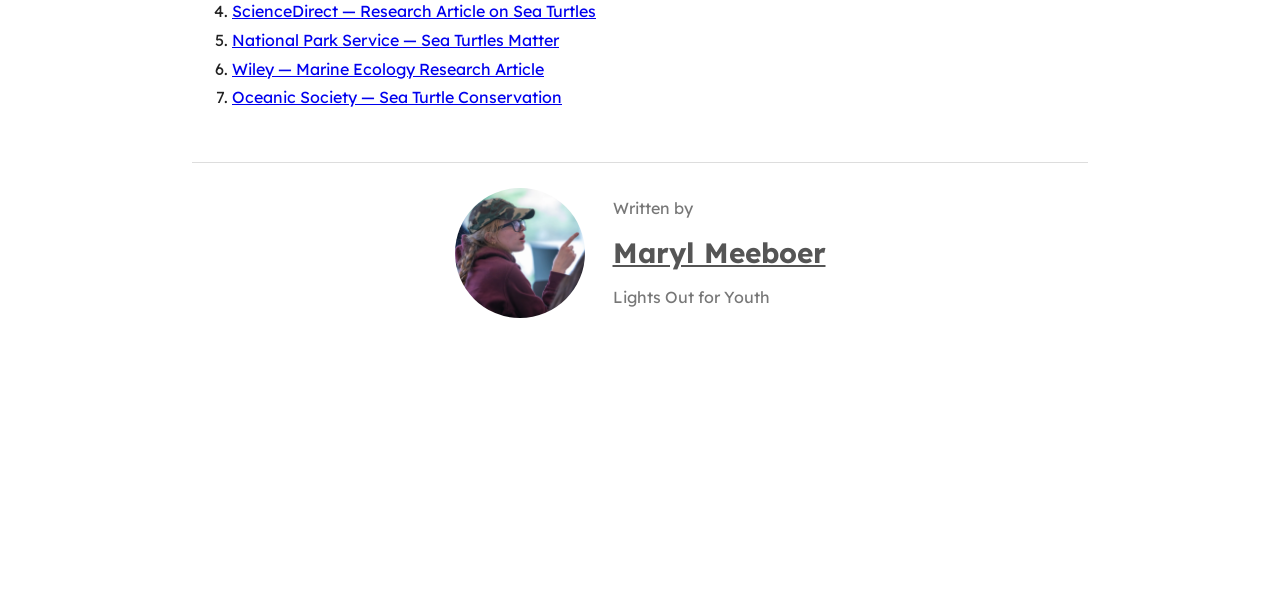
<file: sea-turtles.html>
<!doctype html>
<html lang="en">
  <head>
    <meta charset="utf-8">
    <meta name="viewport" content="width=device-width,initial-scale=1">
    <title>Light Pollution Harm on Sea Turtles</title>
    <link rel="icon" type="image/png" sizes="64x64" href="lofy-favicon.png">
    <link rel="stylesheet" href="styles.css">
  </head>
  <body>
    <main class="article-page">
    <header class="article-banner">
        <h1 class="article-banner-title">Sea Turtles and Light Pollution</h1>
    </header>

    <nav class="article-breadcrumb" aria-label="Breadcrumb">
        <a href="/">Home</a> |
        <a href="articles.html">Top Stories</a> |
        Sea Turtles and Light Pollution
    </nav>

    <article class="article-body">

        <h2>Sea Turtles and Light Pollution</h2>

        <p>
        Sea turtles have a unique way of nesting, one that involves several factors
        that are affected by human influence. After a female sea turtle has mated,
        it will find a beach to lay her eggs. She lays between fifty and two
        hundred eggs, also called a clutch, in an “egg chamber” she created with
        her flippers. After one to two months, the eggs will be ready to hatch.
        <sup><a href="#ref1">[1]</a></sup>
        </p>

        <p>
        When a baby sea turtle has crawled out of its egg chamber, it must navigate
        to the water by itself. Normally, the sea turtles emerge at night, due to
        several reasons. There are often less predators out at night, and if there
        is a predator, it is harder for the baby sea turtles to be seen in the
        darkness. The more important reason for the turtle's nighttime journey
        to the sea is the moonlight and starlight. Using a combination of visual
        and equilibrioception, the ability to tell spatial orientation, baby sea
        turtles are able to navigate to the sea.
        <sup><a href="#ref2">[2]</a></sup>
        <sup><a href="#ref3">[3]</a></sup>
        </p>

        <p>
        During the night, the moon and stars reflect off of the ocean, creating
        a very bright horizon. This contrast of brightness draws the baby sea
        turtles into the ocean, along with the slope of the beach. This process
        is called positive phototaxis, where an organism moves towards light.
        <sup><a href="#ref2">[2]</a></sup>
        </p>

        <h2>The Effects of Artificial Light</h2>

        <p>
        Artificial light enters the equation when it is brighter than the moon
        and stars, because it can cause the sea turtles' phototaxis to lead them
        away from the water. This is dangerous, because the turtles that don’t
        make it to the water are more likely to get killed by predators. They are
        also more likely to get killed by humans if they veer too far off course,
        because of roads, pollution, or someone who isn’t looking where they
        are stepping.
        <sup><a href="#ref2">[2]</a></sup>
        <sup><a href="#ref4">[4]</a></sup>
        </p>

        <h2>Why Sea Turtles Matter</h2>

        <p>
        Sea turtles are a keystone species, which means that the balance of an
        ecosystem depends on them. Variation in their population can severely
        affect other organisms. This makes them important to the overall health
        of the marine ecosystem. They also help terrestrial ecosystems because
        the shells of sea turtle eggs contain nutrients that are beneficial
        to other organisms.
        <sup><a href="#ref5">[5]</a></sup>
        </p>

        <p>
        The loss of sea turtle numbers due to artificial impact has a direct
        impact on the wellbeing of many different ecosystems, and can even have
        effects on humans. Fisheries and other marine based food sources are
        directly affected by sea turtle populations, as sea turtles stabilize
        the populations of many fish species.
        <sup><a href="#ref5">[5]</a></sup>
        <sup><a href="#ref6">[6]</a></sup>
        </p>

        <h2>Conservation Efforts</h2>

        <p>
        Currently, there are several organizations fighting to help preserve
        sea turtle populations. The Oceanic Society and Sea Turtle Conservancy
        are currently bringing awareness to this issue.
        <sup><a href="#ref6">[6]</a></sup>
        <sup><a href="#ref7">[7]</a></sup>
        </p>

        <h2>References</h2>

        <ol>
        <li id="ref1">
            <a href="https://www.seaturtlestatus.org/sea-turtle-lifecycle"
            target="_blank" rel="noopener noreferrer">
            The State of the World's Sea Turtles — Sea Turtle Lifecycle
            </a>
        </li>

        <li id="ref2">
            <a href="https://conserveturtles.org/threat/artificial-lighting/"
            target="_blank" rel="noopener noreferrer">
            Sea Turtle Conservancy — Artificial Lighting
            </a>
        </li>

        <li id="ref3">
            <a href="https://seaturtlespacecoast.org/do-sea-turtles-use-maps/"
            target="_blank" rel="noopener noreferrer">
            Sea Turtle Space Coast — Do Sea Turtles Use Maps?
            </a>
        </li>

        <li id="ref4">
            <a href="https://www.sciencedirect.com/science/article/abs/pii/S0095069616000097"
            target="_blank" rel="noopener noreferrer">
            ScienceDirect — Research Article on Sea Turtles
            </a>
        </li>

        <li id="ref5">
            <a href="https://www.nps.gov/guis/learn/nature/sea-turtles-matter.htm"
            target="_blank" rel="noopener noreferrer">
            National Park Service — Sea Turtles Matter
            </a>
        </li>

        <li id="ref6">
            <a href="https://onlinelibrary.wiley.com/doi/10.1111/maec.70063"
            target="_blank" rel="noopener noreferrer">
            Wiley — Marine Ecology Research Article
            </a>
        </li>

        <li id="ref7">
            <a href="https://www.oceanicsociety.org/our-work/sea-turtle-conservation/"
            target="_blank" rel="noopener noreferrer">
            Oceanic Society — Sea Turtle Conservation
            </a>
        </li>
        </ol>

        <!-- Author attribution: replace with the correct author -->
        <div class="article-author">
        <img
            src="MarylCropped.png"
            alt="Maryl Meeboer"
            class="author-photo author-maryl"
        />
        <div class="author-info">
            <p>Written by</p>
            <h3><a href="team.html">Maryl Meeboer</a></h3>
            <p>Lights Out for Youth</p>
        </div>
        </div>

    </article>
    </main>

    <footer id="site-footer"></footer>


  </body>
</html>
</file>
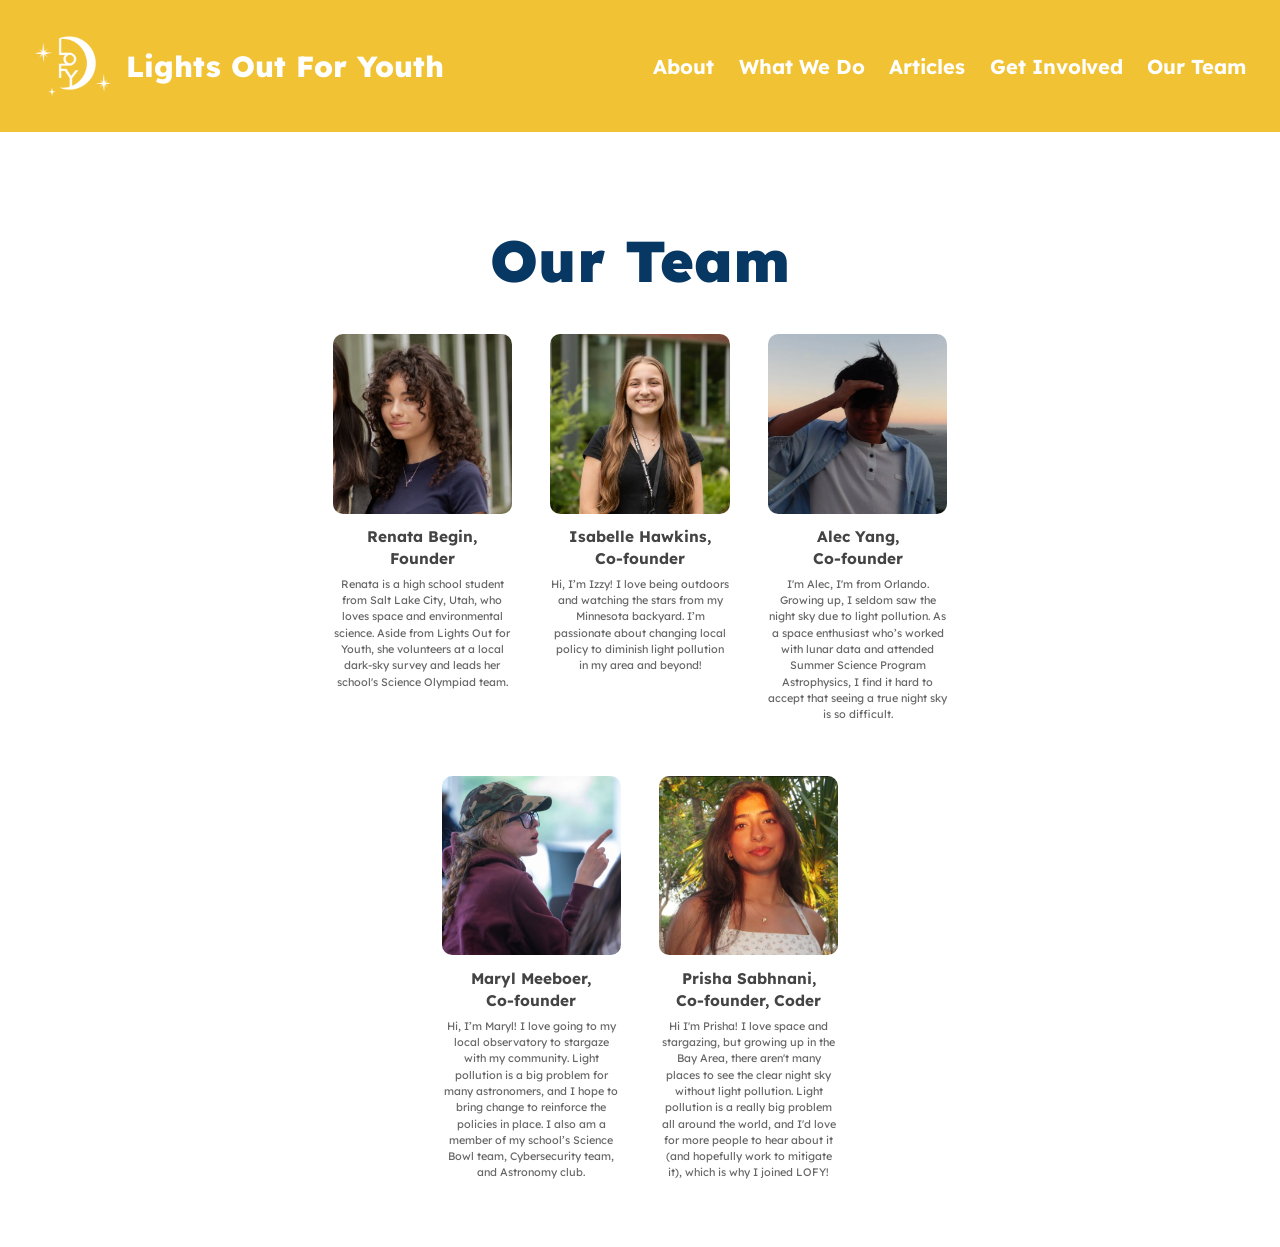
<file: team.html>
<!doctype html>
<html lang="en">
  <head>
    <meta charset="utf-8">
    <meta name="viewport" content="width=device-width,initial-scale=1">
    <title>Our Team — LOFY</title>
    <link rel="icon" type="image/png" sizes="64x64" href="lofy-favicon.png">
    <link rel="stylesheet" href="styles.css">
    <script src="navigation.js" defer></script>
  </head>
  <body>
    <header>
      <nav class="top-nav" role="navigation" aria-label="Main navigation">
				<a class="brand" href="index.html#top" aria-label="Lights Out For Youth home">
					<img src="LOFYLogoOfficial.png" alt="" class="brand-logo" />
					<span>Lights Out For Youth</span>
				</a>
				<button class="nav-toggle" type="button" aria-expanded="false" aria-controls="main-nav-links" hidden>Menu</button>
				<ul class="nav-links" id="main-nav-links">
					<li><a href="/#about">About</a></li>
					<li><a href="/#outreach">What We Do</a></li>
					<li><a href="articles.html">Articles</a></li>
					<li><a href="/#pledges">Get Involved</a></li>
					<li><a href="team.html">Our Team</a></li>
				</ul>
			</nav>
    </header>

    <main class="team-page">
      <h1 class="team-title">Our Team</h1>
      <div class="team-grid">
        <div class="team-member">
          <img src="RenataWebsite.png" alt="Team member photo" class="team-photo" />
          <p class="team-caption">Renata Begin,<br />Founder<br /><span class="team-bio">Renata is a high school student from Salt Lake City, Utah, who loves space and environmental science. Aside from Lights Out for Youth, she volunteers at a local dark-sky survey and leads her school's Science Olympiad team.</span></p>
        </div>
        <div class="team-member">
          <img src="IzzyCroppedTeam.png" alt="Isabelle Hawkins" class="team-photo team-isabelle" />
          <p class="team-caption">Isabelle Hawkins,<br />Co-founder<br /><span class="team-bio">Hi, I’m Izzy! I love being outdoors and watching the stars from my Minnesota backyard. I’m passionate about changing local policy to diminish light pollution in my area and beyond!</span></p>
        </div>
        <div class="team-member">
          <img src="AlecCropped.png" alt="Team member photo" class="team-photo" />
          <p class="team-caption">Alec Yang,<br />Co-founder<br /><span class ="team-bio">I'm Alec, I'm from Orlando. Growing up, I seldom saw the night sky due to light pollution. As a space enthusiast who’s worked with lunar data and attended Summer Science Program Astrophysics, I find it hard to accept that seeing a true night sky is so difficult.</span></p>
        </div>
        <div class="team-member">
          <img src="MarylCropped.png" alt="Team member photo" class="team-photo" />
          <p class="team-caption">Maryl Meeboer,<br />Co-founder<br /><span class ="team-bio">Hi, I’m Maryl! I love going to my local observatory to stargaze with my community. Light pollution is a big problem for many astronomers, and I hope to bring change to reinforce the policies in place. I also am a member of my school’s Science Bowl team, Cybersecurity team, and Astronomy club.</span></p>
        </div>
        <div class="team-member">
          <img src="PrishaMoreCropped.png" alt="Team member photo" class="team-photo" />
          <p class="team-caption">Prisha Sabhnani,<br />Co-founder, Coder<br /><span class ="team-bio">Hi I'm Prisha! I love space and stargazing, but growing up in the Bay Area, there aren't many places to see the clear night sky without light pollution. Light pollution is a really big problem all around the world, and I'd love for more people to hear about it (and hopefully work to mitigate it), which is why I joined LOFY!</span></p>
        </div>
      </div>
    </main>

    <footer id="site-footer"></footer>

  </body>
</html>
</file>
<file: styles.css>
@import url('https://fonts.googleapis.com/css2?family=Lexend:wght@300;400;600;700&display=swap');

:root { --nav-offset: 22.75vh; }

/* Smooth scrolling for in-page navbar anchor links */
html {
	scroll-behavior: smooth;
}

/* Base */
body {
	font-family: 'Lexend', system-ui, -apple-system, 'Segoe UI', Roboto, 'Helvetica Neue', Arial;
	margin: 0;
}

/* Parallax background on the whole page: use the existing home background */
html, body {
	height: 100%;
}
body {
	background-image: url('titleslidebg.jpg');
	background-attachment: fixed;
	background-size: cover;
	background-position: center center;
	background-repeat: no-repeat;
}

/* Top navbar */
.top-nav {
	background: #f1c233;
	display: flex;
	align-items: center;
	justify-content: space-between;
	padding: 2.975vh 2.625vw;
	box-sizing: border-box;
	position: fixed;
	top: 0;
	left: 0;
	right: 0;
	width: 100%;
	z-index: 9999;
	font-size: 1.75vw;
}

.top-nav .brand {
	display: flex;
	align-items: center;
	gap: 1.05vw;
	font-weight: 800;
	color: #fff;
	text-decoration: none;
	text-transform: capitalize;
	font-size: 2.275vw;
}

.brand-logo {
	width: 8.75vmin;
	height: 8.75vmin;
	object-fit: contain;
	display: block;
}

.top-nav .nav-links {
	list-style: none;
	display: flex;
	gap: 1.925vw;
	margin: 0;
	padding: 0;
	align-items: center;
}

.top-nav .nav-links a {
	color: #fff;
	text-decoration: none;
	font-weight: 700;
	font-size: 1.575vw;
}

.top-nav .nav-links a:focus,
.top-nav .nav-links a:hover { text-decoration: underline; }

.nav-toggle { display: none; }

@media (max-width: 64rem) {
	body:has(.top-nav) { --nav-offset: 4.5rem; }

	.top-nav {
		min-height: var(--nav-offset);
		gap: 0.75rem;
		padding: 0.5rem clamp(0.75rem, 4vw, 2rem);
	}

	.top-nav .brand {
		gap: 0.5rem;
		font-size: clamp(1.125rem, 4.6vw, 1.875rem);
		line-height: 1.2;
	}

	.top-nav .brand-logo {
		flex: none;
		width: 2.75rem;
		height: 2.75rem;
	}

	.nav-toggle:not([hidden]) {
		display: block;
		min-height: 2.75rem;
		padding: 0.5rem 0.75rem;
		border: 1px solid currentColor;
		border-radius: 0.375rem;
		background: transparent;
		color: #fff;
		font: inherit;
		font-size: 1rem;
		font-weight: 700;
		cursor: pointer;
	}

	.top-nav .nav-links { flex-wrap: wrap; }

	.nav-toggle:not([hidden]) + .nav-links {
		position: absolute;
		top: 100%;
		right: 0;
		left: 0;
		display: grid;
		gap: 0;
		max-height: calc(100dvh - var(--nav-offset));
		overflow-y: auto;
		padding: 0.25rem clamp(0.75rem, 4vw, 2rem) 0.75rem;
		background: #f1c233;
		box-shadow: 0 0.5rem 0.75rem rgba(0,0,0,0.25);
	}

	.nav-toggle:not([hidden])[aria-expanded="false"] + .nav-links { display: none; }

	.top-nav .nav-links a {
		display: block;
		padding: 0.75rem;
		font-size: 1rem;
	}

	.top-nav:has(.nav-toggle[hidden]) {
		position: static;
		flex-wrap: wrap;
	}
}

/* Ensure main content doesn't sit under the fixed nav */
main { padding: 1.3vw; padding-top: var(--nav-offset); }

/* Hero / title slide */
.hero { position: relative; background: transparent; min-height: 100vh; display: flex; align-items: center; justify-content: center; }
.hero-overlay { position: absolute; inset: 0; background: rgba(0,0,0,0.35); }
.hero-content { position: relative; z-index: 2; width: 100%; height: 100%; display: flex; align-items: center; justify-content: flex-start; padding: 1vw; padding-left: clamp(1vw, 6vw, 6.3vw); text-align: left; }
.hero-sub { color: #f1c233; font-size: clamp(1.7vw, 6vw + 1rem, 6.3vw); font-weight: 800; line-height: 1.15; margin: 0; text-shadow: 0 0.3vw 0.9vw rgba(0,0,0,0.55); max-width: 80vw; }

.closing-hero {
	min-height: 50vh;
}
.closing-hero-content {
	padding: 0.5vw;
	padding-left: clamp(1vw, 6vw, 6.3vw);
}

.articles-index { height: auto; min-height: 100%; }

.articles-index > header {
	position: sticky;
	top: 0;
	z-index: 9999;
}

.articles-index .top-nav { position: relative; }
.articles-index > main { padding-top: 0; }

.articles-page {
	/* stacked layout: banner on top, articles list below */
	display: block;
	padding: 0;
	box-sizing: border-box;
}

.articles-image {
	display: block;
	width: 100%;
	background-color: #041b33;
	position: relative;
	overflow: hidden;
}

.articles-image::before {
	content: none;
}


.articles-list {
  display: grid;
  grid-template-columns: repeat(3, minmax(0, 1fr));
  gap: 2vw;
  max-width: 92vw;
  margin: 0 auto;
  padding: 1.5vw;
  box-sizing: border-box;
}


/* About section styles (embedded on home page) */
.about-section {
	padding: 10vh 2vw 5.2vh 2vw;
	min-height: 90vh;
	display: flex;
	align-items: center;
	justify-content: center;
	box-sizing: border-box;
}
.about-inner {
	max-width: 52vw;
	width: 100%;
	min-height: 60vh;
	margin: 4vw auto 0 auto;
	background: rgba(255,255,255,0.92);
	padding: 1.5vw;
	border-radius: 0.4vw;
	box-shadow: 0 0.3vw 1.3vw rgba(0,0,0,0.12);
	text-align: center;
}
.about-inner h2 { margin-top: 0; font-size: 4.5vw; font-family: 'Lexend', system-ui, -apple-system, 'Segoe UI', Roboto, 'Helvetica Neue', Arial; color: #073763; }
.about-inner p { font-size: 1.6vw; font-family: 'Lexend', system-ui, -apple-system, 'Segoe UI', Roboto, 'Helvetica Neue', Arial; color: #073763; line-height: 1.6; }

/* Outreach section */
.outreach-section {
	display: flex;
	min-height: 90vh;
	box-sizing: border-box;
	scroll-snap-align: start;
	margin-top: 10vw;
	scroll-margin-top: calc((100vh + var(--nav-offset)) / 2 - 45vh);
}
.outreach-image-half {
	flex: 0 0 50%;
	display: flex;
	align-items: center;
	justify-content: center;
	padding: 2vw;
	box-sizing: border-box;
}
.outreach-image {
	max-width: 85%;
	max-height: 70vh;
	object-fit: cover;
	border: 0.6vw solid #fff;
	box-shadow: 0 0.3vw 1.3vw rgba(0,0,0,0.25);
}
.outreach-text-half {
	flex: 0 0 50%;
	display: flex;
	flex-direction: column;
	align-items: flex-start;
	justify-content: center;
	padding: 2vw 3vw;
	box-sizing: border-box;
}
.outreach-title {
	font-family: 'Lexend', system-ui, -apple-system, 'Segoe UI', Roboto, 'Helvetica Neue', Arial;
	color: #fff;
	font-size: 3.5vw;
	margin: 0 0 1vw 0;
}
.outreach-text {
	font-family: 'Lexend', system-ui, -apple-system, 'Segoe UI', Roboto, 'Helvetica Neue', Arial;
	color: #fff;
	font-size: 1.6vw;
	line-height: 1.6;
	margin: 0;
	max-width: 36vw;
}

/* Pledges section */
.pledges-section {
	display: flex;
	min-height: 90vh;
	box-sizing: border-box;
	scroll-snap-align: start;
	margin-top: 1.5vw;
}
.pledges-half {
	flex: 0 0 50%;
	display: flex;
	flex-direction: column;
	align-items: center;
	justify-content: center;
	text-align: center;
	padding: 2vw 3vw;
	box-sizing: border-box;
}
.pledges-title {
	font-family: 'Lexend', system-ui, -apple-system, 'Segoe UI', Roboto, 'Helvetica Neue', Arial;
	color: #fff;
	font-size: 3.5vw;
	margin: 0 0 1vw 0;
}
.pledges-text {
	font-family: 'Lexend', system-ui, -apple-system, 'Segoe UI', Roboto, 'Helvetica Neue', Arial;
	color: #fff;
	font-size: 1.6vw;
	line-height: 1.6;
	margin: 0;
	max-width: 32vw;
}

.signup-form {
	display: flex;
	flex-direction: column;
	align-items: center;
	width: 100%;
	max-width: 28vw;
	margin-top: 1.5vw;
}
.signup-input {
	width: 100%;
	box-sizing: border-box;
	padding: 0.9vw 1vw;
	font-size: 1.1vw;
	font-family: 'Lexend', system-ui, -apple-system, 'Segoe UI', Roboto, 'Helvetica Neue', Arial;
	border: none;
	border-radius: 0.3vw;
	margin-bottom: 0.9vw;
}
.signup-button {
	width: 100%;
	padding: 0.9vw 1vw;
	font-size: 1.1vw;
	font-family: 'Lexend', system-ui, -apple-system, 'Segoe UI', Roboto, 'Helvetica Neue', Arial;
	font-weight: 700;
	color: #fff;
	background: #f1c233;
	border: none;
	border-radius: 0.3vw;
	cursor: pointer;
	transition: filter 0.15s ease;
}
.signup-button:hover,
.signup-button:focus {
	filter: brightness(0.95);
}
.signup-confirmation {
	color: #fff;
	font-family: 'Lexend', system-ui, -apple-system, 'Segoe UI', Roboto, 'Helvetica Neue', Arial;
	margin-top: 1vw;
}

.home-page .about-section,
.home-page .pledges-section {
	scroll-margin-top: var(--nav-offset);
}

#pledges:target:focus { outline: none; }

.home-page #root:empty { display: none; }

@media (width > 64rem) {
	.home-page {
		/* The desktop header contains the logo or the brand line, plus vertical padding. */
		--home-header-height: calc(max(8.75vmin, 2.84375vw) + 5.95vh);
	}

	.home-page .top-nav .brand { line-height: 1.25; }

	.home-page .about-section,
	.home-page .outreach-section,
	.home-page .pledges-section,
	.home-page .closing-hero {
		min-height: calc(100vh - var(--home-header-height));
		scroll-margin-top: var(--home-header-height);
	}

	.home-page .about-section { padding: 2vw; }
	.home-page .about-inner { margin: 0; }
	.home-page .about-inner h2 { margin-bottom: 0.5em; }
	.home-page .about-inner p { margin: 0; }
}

@media (max-width: 64rem) {
	.home-page {
		--section-gutter: clamp(1rem, 5vw, 3rem);
		--section-spacing: clamp(2rem, 6vw, 4rem);
	}

	.home-page .hero {
		box-sizing: border-box;
		min-height: 70vh;
		padding: calc(var(--nav-offset) + 2rem) var(--section-gutter) 2rem;
	}

	.home-page .closing-hero {
		min-height: calc(100vh - var(--nav-offset));
		min-height: calc(100dvh - var(--nav-offset));
		padding: var(--section-spacing) var(--section-gutter);
	}

	.home-page .hero-content { padding: 0; }
	.home-page .hero-sub {
		max-width: 20ch;
		font-size: clamp(2rem, 6vw, 4rem);
	}

	.home-page .about-section,
	.home-page .outreach-section,
	.home-page .pledges-section {
		min-height: 0;
		margin: 0;
		padding: var(--section-spacing) var(--section-gutter);
		scroll-margin-top: var(--nav-offset);
	}

	.home-page .about-inner {
		box-sizing: border-box;
		max-width: 42rem;
		min-height: 0;
		margin: 0;
		padding: clamp(1.25rem, 5vw, 3rem);
		border-radius: 0.5rem;
	}

	.home-page .about-inner h2,
	.home-page .outreach-title,
	.home-page .pledges-title {
		margin: 0 0 0.75rem;
		font-size: clamp(1.75rem, 4vw, 2.5rem);
	}

	.home-page .about-inner p,
	.home-page .outreach-text,
	.home-page .pledges-text {
		max-width: 58ch;
		margin: 0;
		font-size: clamp(1rem, 2vw, 1.125rem);
	}

	.home-page .outreach-section,
	.home-page .pledges-section {
		flex-direction: column;
		align-items: center;
		gap: 1.5rem;
		background: rgba(0,0,0,0.55);
	}

	.home-page .outreach-section {
		min-height: calc(100vh - var(--nav-offset));
		min-height: calc(100dvh - var(--nav-offset));
		justify-content: center;
	}

	.home-page .pledges-section { gap: 2rem; }

	.home-page .outreach-image-half,
	.home-page .outreach-text-half,
	.home-page .pledges-half {
		flex: 0 1 auto;
		max-width: 100%;
		padding: 0;
	}

	.home-page .outreach-image {
		box-sizing: border-box;
		width: 100%;
		max-width: 36rem;
		height: auto;
		max-height: none;
		border-width: 0.25rem;
	}

	.home-page .outreach-text-half {
		order: -1;
		align-items: center;
		text-align: center;
	}

	.home-page .signup-form {
		max-width: 24rem;
		margin-top: 1rem;
		gap: 0.625rem;
	}

	.home-page .signup-input,
	.home-page .signup-button {
		box-sizing: border-box;
		min-height: 2.75rem;
		margin: 0;
		padding: 0.625rem 0.75rem;
		border-radius: 0.375rem;
		font-size: 1rem;
	}

	.home-page .site-footer {
		gap: 1.5rem;
		padding: 2rem var(--section-gutter);
	}

	.home-page .footer-col { min-width: 0; padding: 0; }
	.home-page .footer-logo { width: 3.5rem; height: 3.5rem; }
	.home-page .footer-title, .home-page .footer-brand-text { font-size: 1.25rem; }
	.home-page .footer-text, .home-page .footer-email-link { font-size: 1rem; }
	.home-page .footer-email-link { overflow-wrap: anywhere; }
	.home-page .footer-social-link { width: 2.75rem; height: 2.75rem; }
	.home-page .footer-social-icon { width: 1.25rem; height: 1.25rem; }
}

.articles-hero { display: none; }

.card { background: #fff; border-radius: 0.4vw; padding: 1.6vw; box-shadow: 0 0.3vw 0.9vw rgba(0,0,0,0.08); flex: 1 1 26vw; min-width: 24vw; max-width: 32vw; min-height: 22vw; box-sizing: border-box; transition: transform 0.2s ease, box-shadow 0.2s ease; }
.card:hover { transform: scale(1.04); box-shadow: 0 0.6vw 1.8vw rgba(0,0,0,0.2); }
.card h3 { margin: 0 0 0.4vw 0; }
.card .muted { color: #555; margin: 0 0 0.6vw 0; }
.read-link { color: #f1c233; font-weight: 700; text-decoration: none; }
.more-placeholder { color: #777; font-style: italic; flex: 1 1 26vw; min-width: 24vw; max-width: 32vw; min-height: 22vw; display: flex; align-items: center; justify-content: center; }

@media (max-width: 900px) { .articles-page { padding: 0 2vw 2vw; } .articles-list { max-width: 94vw; } .card, .more-placeholder { flex: 1 1 auto; min-width: 0; max-width: none; min-height: 0; } }

/* Full-bleed banner: image touches viewport edges and sits beneath navbar */
.articles-page .articles-image {
	left: 50%;
	margin-left: -50vw;
	width: 100vw;
	box-sizing: border-box;
	padding: clamp(1.25rem, 2vw, 2.25rem) clamp(0.75rem, 4vw, 2rem);
}

.articles-hero-title {
	margin: 0;
	color: #fff;
	font-size: clamp(2rem, 4.6vw, 4.5rem);
	font-weight: 900;
	text-transform: uppercase;
	letter-spacing: 0.1vw;
	text-shadow: 0 0.2vw 0.6vw rgba(0,0,0,0.35);
}

.articles-list { padding: 1.5vw; box-sizing: border-box; }

@media (max-width: 64rem) {
	.articles-page .articles-image {
		padding-block: 1.25rem;
	}

	.articles-list {
		row-gap: calc(2vw + 0.375rem);
	}

	.articles-hero-title {
		font-size: clamp(1.375rem, 4.6vw, 2rem);
	}
}

/* Site footer */
.site-footer {
	background: #f1c233;
	display: flex;
	flex-wrap: wrap;
	align-items: flex-start;
	justify-content: flex-start;
	gap: 5.5vw;
	padding: 3.5vw 3vw;
	box-sizing: border-box;
	font-family: 'Lexend', system-ui, -apple-system, 'Segoe UI', Roboto, 'Helvetica Neue', Arial;
	color: #fff;
}

.footer-col {
	flex: 0 1 auto;
	padding: 0;
	box-sizing: border-box;
}

.footer-brand {
	display: flex;
	flex-direction: column;
	align-items: flex-start;
}

.footer-logo {
	width: 8.5vw;
	height: 8.5vw;
	object-fit: contain;
	margin-bottom: 1.4vw;
}

.footer-brand-text {
	font-size: 2.3vw;
	font-weight: 800;
	color: #fff;
	margin: 0;
	line-height: 1.35;
	letter-spacing: 0.05em;
	text-transform: uppercase;
}

.footer-title {
	font-size: 2.3vw;
	font-weight: 800;
	color: #fff;
	margin: 0 0 1.4vw 0;
	letter-spacing: 0.02em;
}

.footer-text {
	font-size: 1.4vw;
	color: #fff;
	line-height: 1.7;
	margin: 0 0 1.4vw 0;
	letter-spacing: 0.01em;
}

.footer-signup-form {
	display: flex;
	flex-direction: column;
	max-width: 20vw;
}

.footer-signup-input {
	box-sizing: border-box;
	padding: 0.7vw 0.9vw;
	font-size: 1vw;
	font-family: 'Lexend', system-ui, -apple-system, 'Segoe UI', Roboto, 'Helvetica Neue', Arial;
	border: 0.1vw solid #073763;
	border-radius: 0.2vw;
	background: #fdfdfd;
	color: #333;
	margin-bottom: 0.8vw;
}

.footer-signup-button {
	padding: 0.7vw 0.9vw;
	font-size: 1vw;
	font-weight: 700;
	font-family: 'Lexend', system-ui, -apple-system, 'Segoe UI', Roboto, 'Helvetica Neue', Arial;
	color: #073763;
	background: #fdfdfd;
	border: 0.1vw solid #073763;
	border-radius: 0.2vw;
	cursor: pointer;
	width: fit-content;
	transition: filter 0.15s ease;
}

.footer-signup-button:hover,
.footer-signup-button:focus {
	filter: brightness(0.95);
}

.footer-signup-confirmation {
	color: #fff;
	font-size: 1vw;
	margin-top: 0.8vw;
}

.footer-email-link {
	display: block;
	color: #fff;
	font-size: 1.4vw;
	text-decoration: underline;
	margin-bottom: 1.6vw;
	letter-spacing: 0.01em;
}

.footer-social-links {
	display: flex;
	gap: 0.75rem;
}

.footer-social-link {
	display: inline-flex;
	align-items: center;
	justify-content: center;
	width: 3.8vw;
	height: 3.8vw;
	border: 0.15vw solid #fff;
	border-radius: 0.3vw;
}

.footer-social-icon {
	width: 2.1vw;
	height: 2.1vw;
	color: #fff;
}

@media (max-width: 900px) {
	.site-footer { flex-direction: column; padding: 6vw 5vw; }
	.footer-col { min-width: 100%; padding: 2vw 0; }
	.footer-logo { width: 14vw; height: 14vw; }
	.footer-brand-text, .footer-title { font-size: 5vw; }
	.footer-text, .footer-email-link { font-size: 3.2vw; }
	.footer-signup-form { max-width: 100%; }
	.footer-signup-input, .footer-signup-button { font-size: 3.2vw; padding: 2vw 2.5vw; }
	.footer-social-link { width: 9vw; height: 9vw; }
	.footer-social-icon { width: 5vw; height: 5vw; }
}

/* Individual article page */
body:has(.article-page) {
	background-image: none;
	background-color: #fff;
}
.article-page {
	margin-top: calc(-1 * var(--nav-offset));
}
.article-banner {
	position: relative;
	left: 50%;
	right: 50%;
	margin-left: -50vw;
	margin-right: -50vw;
	width: 100vw;
	background: #f1c233;
	min-height: 0;
	height: calc(var(--nav-offset) + 2vw);
	padding: 0;
	display: flex;
	align-items: center;
	justify-content: center;
	text-align: center;
	box-sizing: border-box;
}
.article-banner-title {
	color: #fff;
	font-family: 'Lexend', system-ui, -apple-system, 'Segoe UI', Roboto, 'Helvetica Neue', Arial;
	font-weight: 900;
	font-size: clamp(1.8vw, 4vw, 3.2vw);
	margin: 0;
	text-align: center;
}
.article-breadcrumb {
	max-width: 70vw;
	margin: 0 auto;
	padding: 1.3vw 2vw 0.6vw 2vw;
	font-family: 'Lexend', system-ui, -apple-system, 'Segoe UI', Roboto, 'Helvetica Neue', Arial;
	font-size: 1.1vw;
	color: #555;
	border-bottom: 0.08vw solid #e2e2e2;
}
.article-breadcrumb a {
	color: #555;
	text-decoration: none;
}
.article-breadcrumb a:hover,
.article-breadcrumb a:focus {
	text-decoration: underline;
}
.article-body {
	max-width: 70vw;
	margin: 0 auto;
	padding: 2.5vw 2vw 4vw 2vw;
	font-family: 'Lexend', system-ui, -apple-system, 'Segoe UI', Roboto, 'Helvetica Neue', Arial;
	font-size: 1.25vw;
	line-height: 1.8;
	color: #222;
	background: #fff;
}
.article-body p {
	margin: 0 0 1.4vw 0;
	text-indent: 2vw;
}

@media (max-width: 900px) {
	.article-banner-title { font-size: 6vw; }
	.article-breadcrumb, .article-body { max-width: 92vw; font-size: 3.4vw; }
}

/* Our Team page */
body:has(.team-page) {
	background-image: none;
	background-color: #fff;
}
.team-page {
	padding: var(--nav-offset) 4vw 4vw 4vw;
	box-sizing: border-box;
}
.team-title {
	text-align: center;
	color: #073763;
	font-family: 'Lexend', system-ui, -apple-system, 'Segoe UI', Roboto, 'Helvetica Neue', Arial;
	font-weight: 900;
	font-size: clamp(2.6vw, 6vw, 4.5vw);
	margin: 1.5vw 0 3vw 0;
}
.team-grid {
	display: flex;
	flex-wrap: wrap;
	gap: 3vw;
	justify-content: center;
	max-width: 54vw;
	margin: 0 auto;
}
.team-member {
	display: flex;
	flex-direction: column;
	align-items: center;
	flex: 0 0 auto;
	width: 14vw;
}
.team-photo {
	width: 14vw;
	height: 14vw;
	object-fit: cover;
	border-radius: 0.8vw;
	display: block;
}
.team-caption {
	margin-top: 1vw;
	text-align: center;
	font-family: 'Lexend', system-ui, -apple-system, 'Segoe UI', Roboto, 'Helvetica Neue', Arial;
	font-weight: 700;
	color: #444;
	font-size: 1.2vw;
	line-height: 1.4;
}
.team-bio {
	display: block;
	margin-top: 0.5vw;
	font-weight: 400;
	font-size: 0.85vw;
	color: #666;
	line-height: 1.5;
}

@media (max-width: 900px) {
	.team-grid { max-width: 94vw; }
	.team-member { width: 40vw; }
	.team-photo { width: 38vw; height: 38vw; }
	.team-caption { font-size: 3.6vw; }
	.team-bio { font-size: 2.6vw; }
	.team-title { font-size: 7vw; }
}


/* Article Author Section */

.article-author {
  display: flex;
  align-items: center;
  justify-content: center;
  gap: 28px;
  margin-top: 50px;
  padding-top: 25px;
  border-top: 1px solid #ddd;
}

.author-photo {
  width: 130px;
  height: 130px;
  border-radius: 50%;
  object-fit: cover;
  flex-shrink: 0;
}

/* Individual author photo positions */

.author-renata {
  object-position: 60% 30%;
}

.author-alec {
	object-position: 90% 70%;
}


.author-maryl {
  object-position: 65% 25%;
}


.author-info h3 {
  margin: 5px 0;
  font-size: 28px;
}

.author-info h3 a {
  color: #555;
  text-decoration: underline;
}

.author-info h3 a:hover {
  color: #d4a900;
}

.author-info p {
  margin: 4px 0;
  font-size: 16px;
  color: #777;
}
.author-info {
  text-align: left;
}
.author-info h3,
.author-info p {
  text-align: left;
  margin-left: 0;
}

@media (max-width: 600px) {
  .article-author {
    flex-direction: column;
    text-align: center;
  }
}


/* Fix author text alignment */

.article-author .author-info {
  text-align: left;
}

.article-author .author-info h3,
.article-author .author-info p {
  text-align: left;
  margin-left: 0;
  padding-left: 0;
  text-indent: 0;
  width: auto;
}

.article-author .author-info h3 a {
  display: inline;
  margin-left: 0;
  padding-left: 0;
}

.team-isabelle {
  object-fit: cover;
  object-position: center 20%;
  transform: none;
}

@media (max-width: 900px) {
  .articles-list {
    grid-template-columns: repeat(2, minmax(0, 1fr));
  }
}

@media (max-width: 600px) {
  .articles-list {
    grid-template-columns: 1fr;
  }
}
</file>
